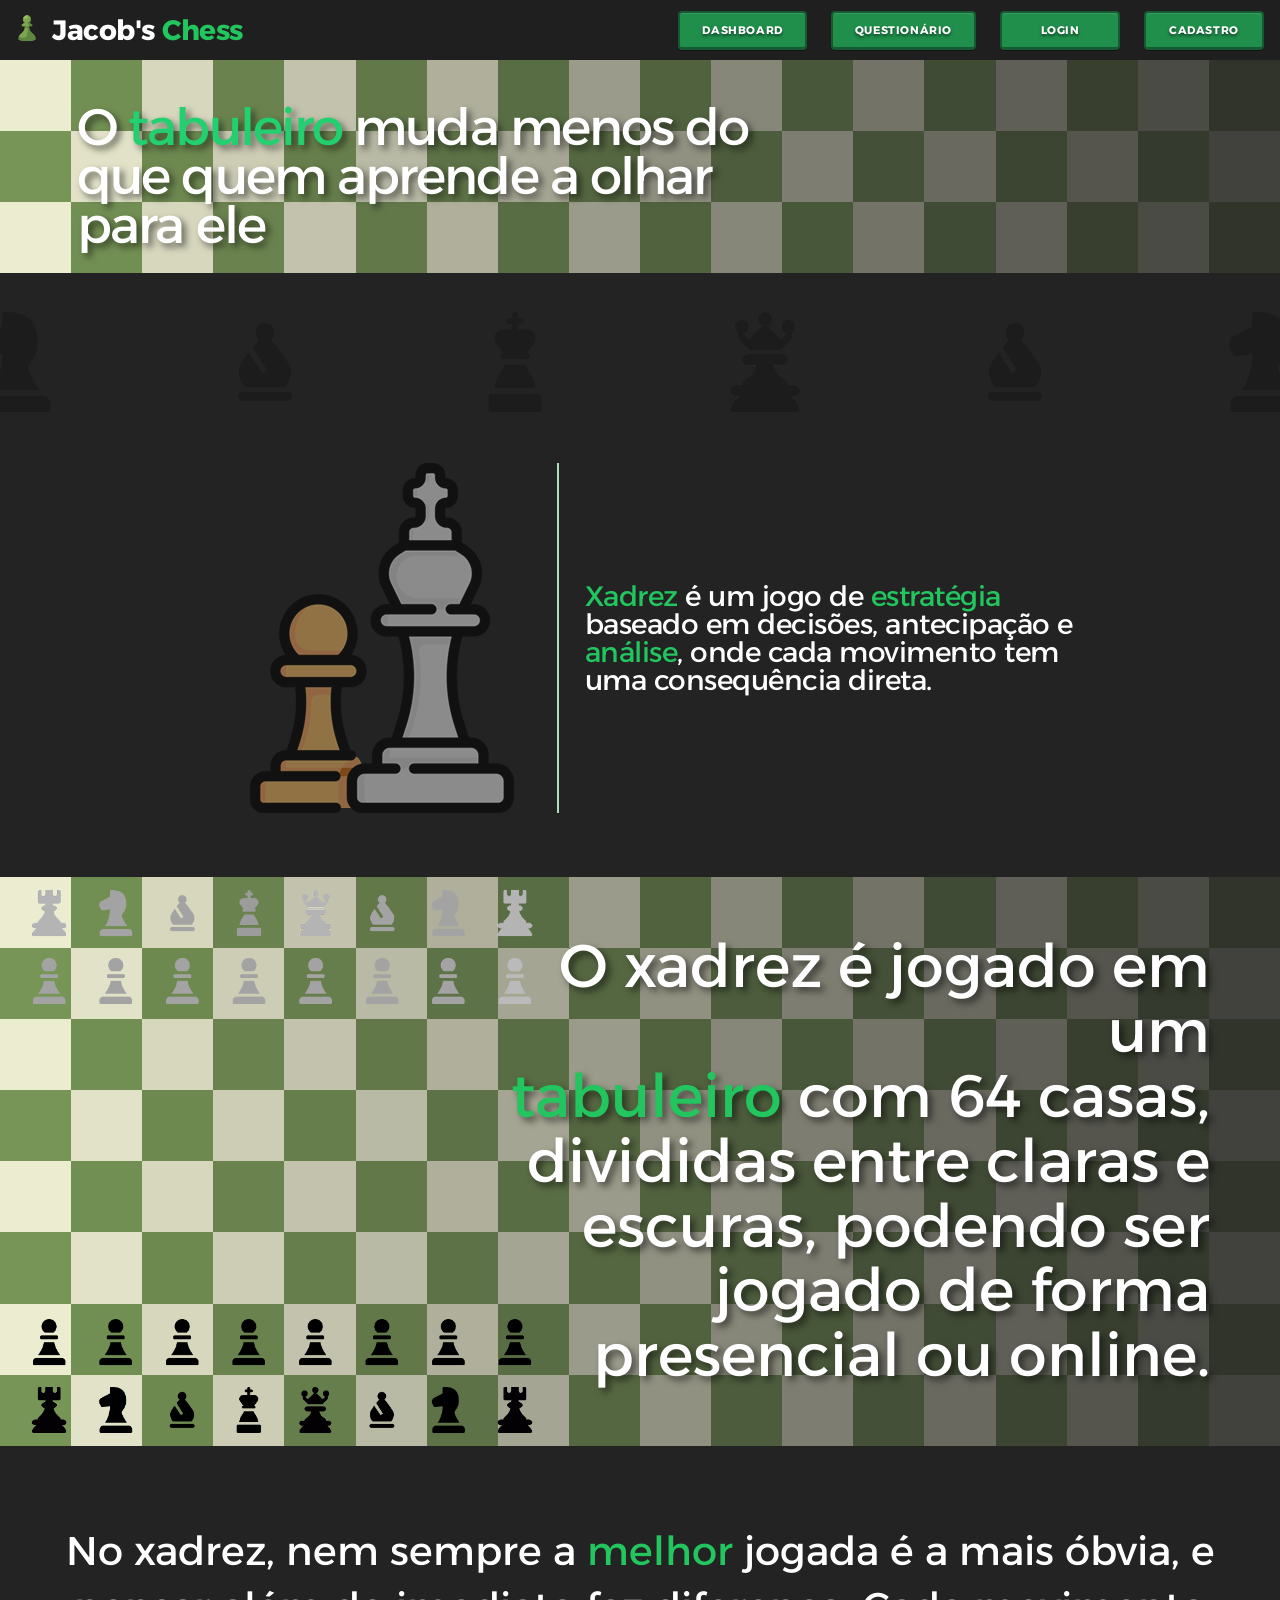
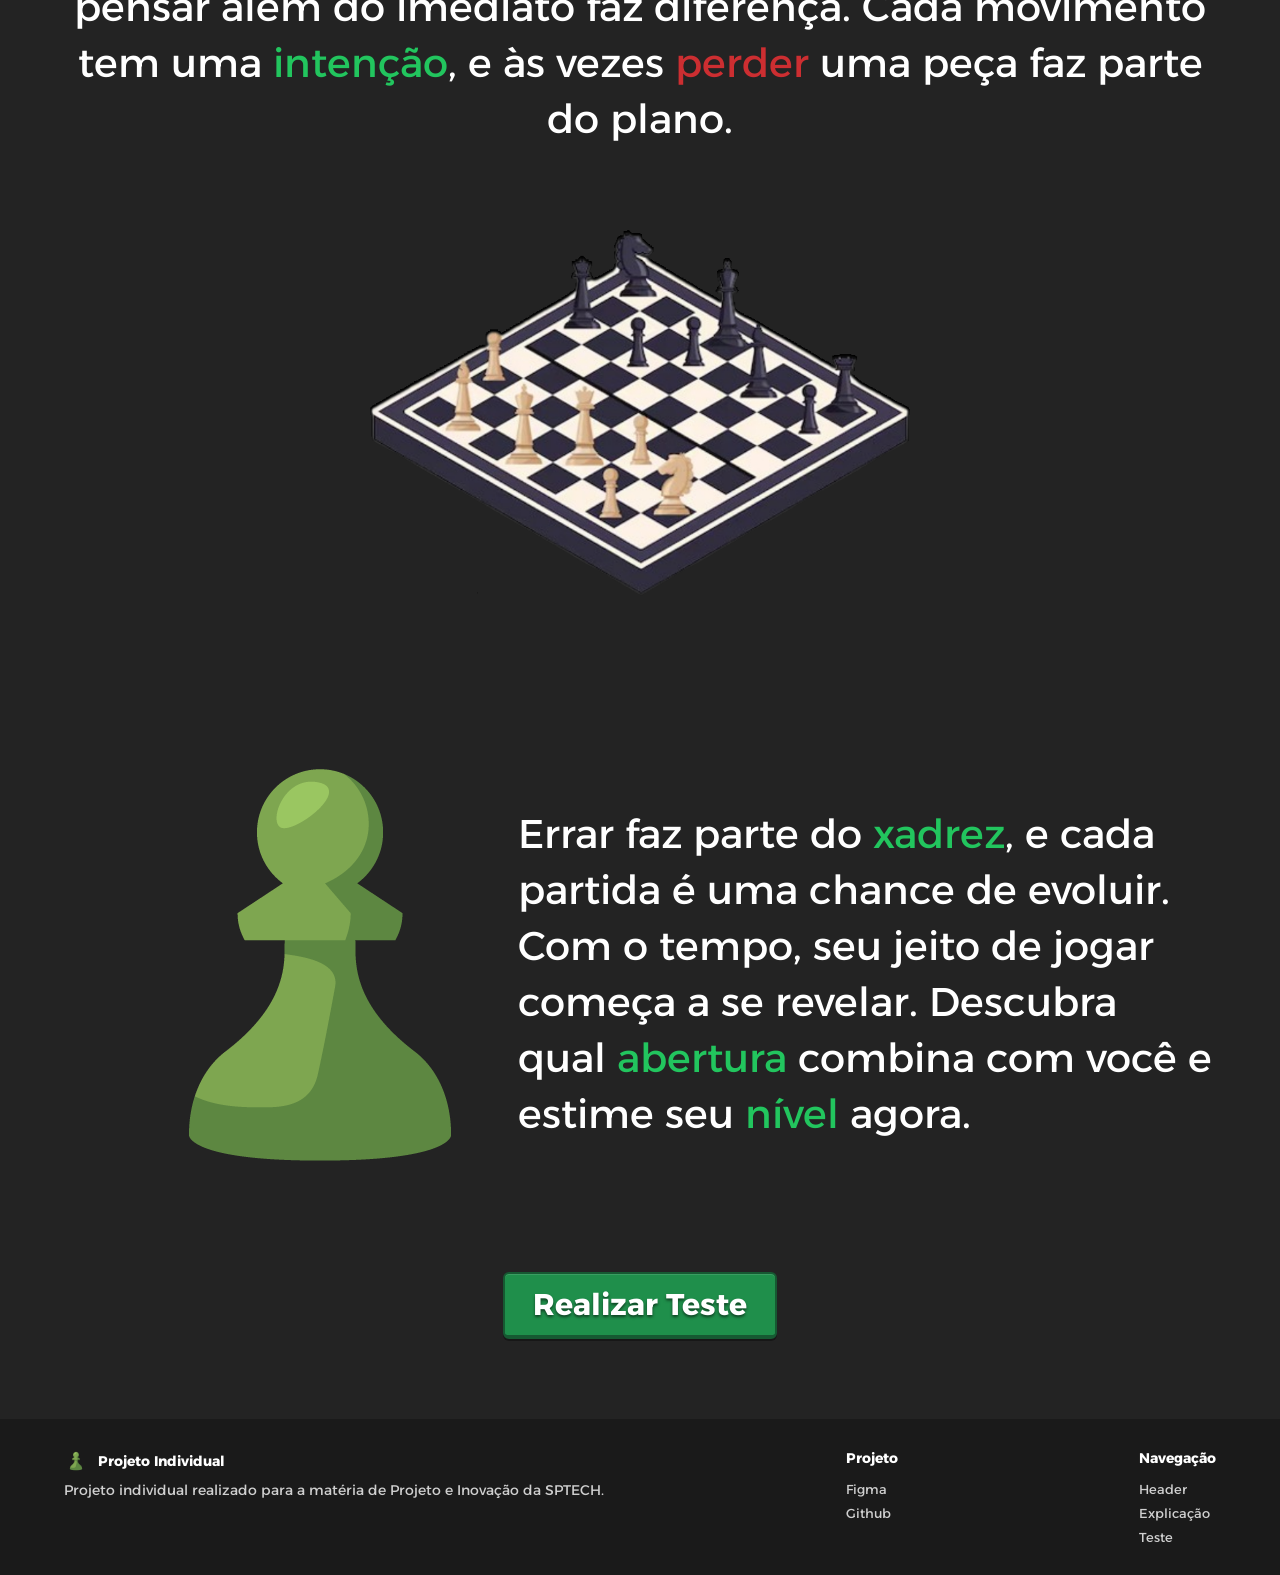
<file: index.html>
<!DOCTYPE html>
<html lang="pt-BR">

<head>
    <meta charset="UTF-8">
    <meta name="viewport" content="width=device-width, initial-scale=1.0">
    <title>Chess</title>
    <link href="https://fonts.googleapis.com/css2?family=Alexandria:wght@400;500;700&display=swap" rel="stylesheet">

    <link rel="stylesheet" href="style/style.css" />
</head>

<body>
    <nav class="navBar" id="head">
        <div class="navLogo">
            <a href="index.html"><img src="img/chessLogo.png" alt="Logo" class="navLogoImagem"/></a>
            <span class="navLogoTexto">
                Jacob's <span class="Destaque">Chess</span>
            </span>
        </div>

        <div class="navLinks">
            <a href="dash.html">DASHBOARD</a>
            <a href="teste.html">QUESTIONÁRIO</a>
            <a href="login.html">LOGIN</a>
            <a href="cadastro.html">CADASTRO</a>
        </div>
    </nav>

    <section class="secaoHero">
        <div class="heroTexto">
            <h1>
                O <span>tabuleiro</span> muda menos do<br>
                que quem aprende a olhar<br>
                para ele
            </h1>
        </div>

        <div class="heroTabuleiro" id="tabuleiroHero"></div>
    </section>

    <div class="divDetalhe">
        <img src="img/detalhe.png">
    </div>

    <div class="divIcon">
        <img src="img/icon.png">
        <img src="img/rec.png">
        <span class="iconTexto">
            <span class="Destaque">Xadrez</span> é um jogo de <span class="Destaque">estratégia</span><br> baseado em
            decisões, antecipação e <br><span class="Destaque">análise</span>, onde cada movimento tem<br> uma
            consequência direta.
        </span>
    </div>

    <div class="containerTabuleiroFinal" id="explicacao">
        <div id="tabuleiroFinal">
            <span class="textoTabuleiroFinal">
                O xadrez é jogado em um <br><span class="Destaque">tabuleiro</span>
                com 64 casas,<br> divididas entre claras e escuras, podendo ser jogado de
                forma presencial ou online.
            </span>
        </div>

        <img src="img/brancas.png" class="brancasTabuleiro">
        <img src="img/pretas.png" class="pretasTabuleiro">
    </div>

    <section class="secaoMensagemFinal">
        <div class="mensagemTopo">
            <span class="branco">
                No xadrez, nem sempre a <span class="Destaque">melhor</span> jogada é a mais
                óbvia, e pensar além do imediato faz diferença. Cada movimento tem uma
                <span class="Destaque">intenção</span>, e às vezes <span class="Vermelho">perder</span>
                uma peça faz parte do plano.
            </span>

            <img src="img/tabuleiro.png" class="imgTabuleiroMensagem">
        </div>

        <div class="mensagemBaixo">
            <img src="img/chessLogo.png" class="iconeMensagem">

            <span class="branco">
                Errar faz parte do <span class="Destaque">xadrez</span>, e cada partida é
                uma chance de evoluir. Com o tempo, seu jeito de jogar começa a se revelar.
                Descubra qual <span class="Destaque">abertura</span> combina com você e estime
                seu <span class="Destaque">nível</span> agora.
            </span>
        </div>
    </section>

    <div class="divBotao"> 
        <a href="teste.html" class="botaoTeste">Realizar Teste</a>
    </div>

    <footer class="footer">
        <div class="foterColuna">
            <div class="footerLogo">
                <img src="img/chessLogo.png">
                <span>Projeto Individual</span>
            </div>
            <p>
                Projeto individual realizado para a matéria de Projeto e Inovação da SPTECH.
            </p>
        </div>

        <div class="foterColuna">
            <span class="footerTitulo">Projeto</span>
            <a
                href="https://www.figma.com/design/gc30HGuMKjBLtGCMvTsRlC/Projeto-Individual?node-id=0-1&m=dev&t=Hp5jZGn6WC4lgh1E-1">Figma</a>
            <a href="https://github.com/MatheusJacobD/ProjetoIndivual">Github</a>
        </div>

        <div class="foterColuna">
            <span class="footerTitulo">Navegação</span>
            <a href="#head">Header</a>
            <a href="#explicacao">Explicação</a>
            <a href="teste.html">Teste</a>
        </div>
    </footer>

    <script src="script/tabuleiro.js"></script>
</body>

</html>
</file>
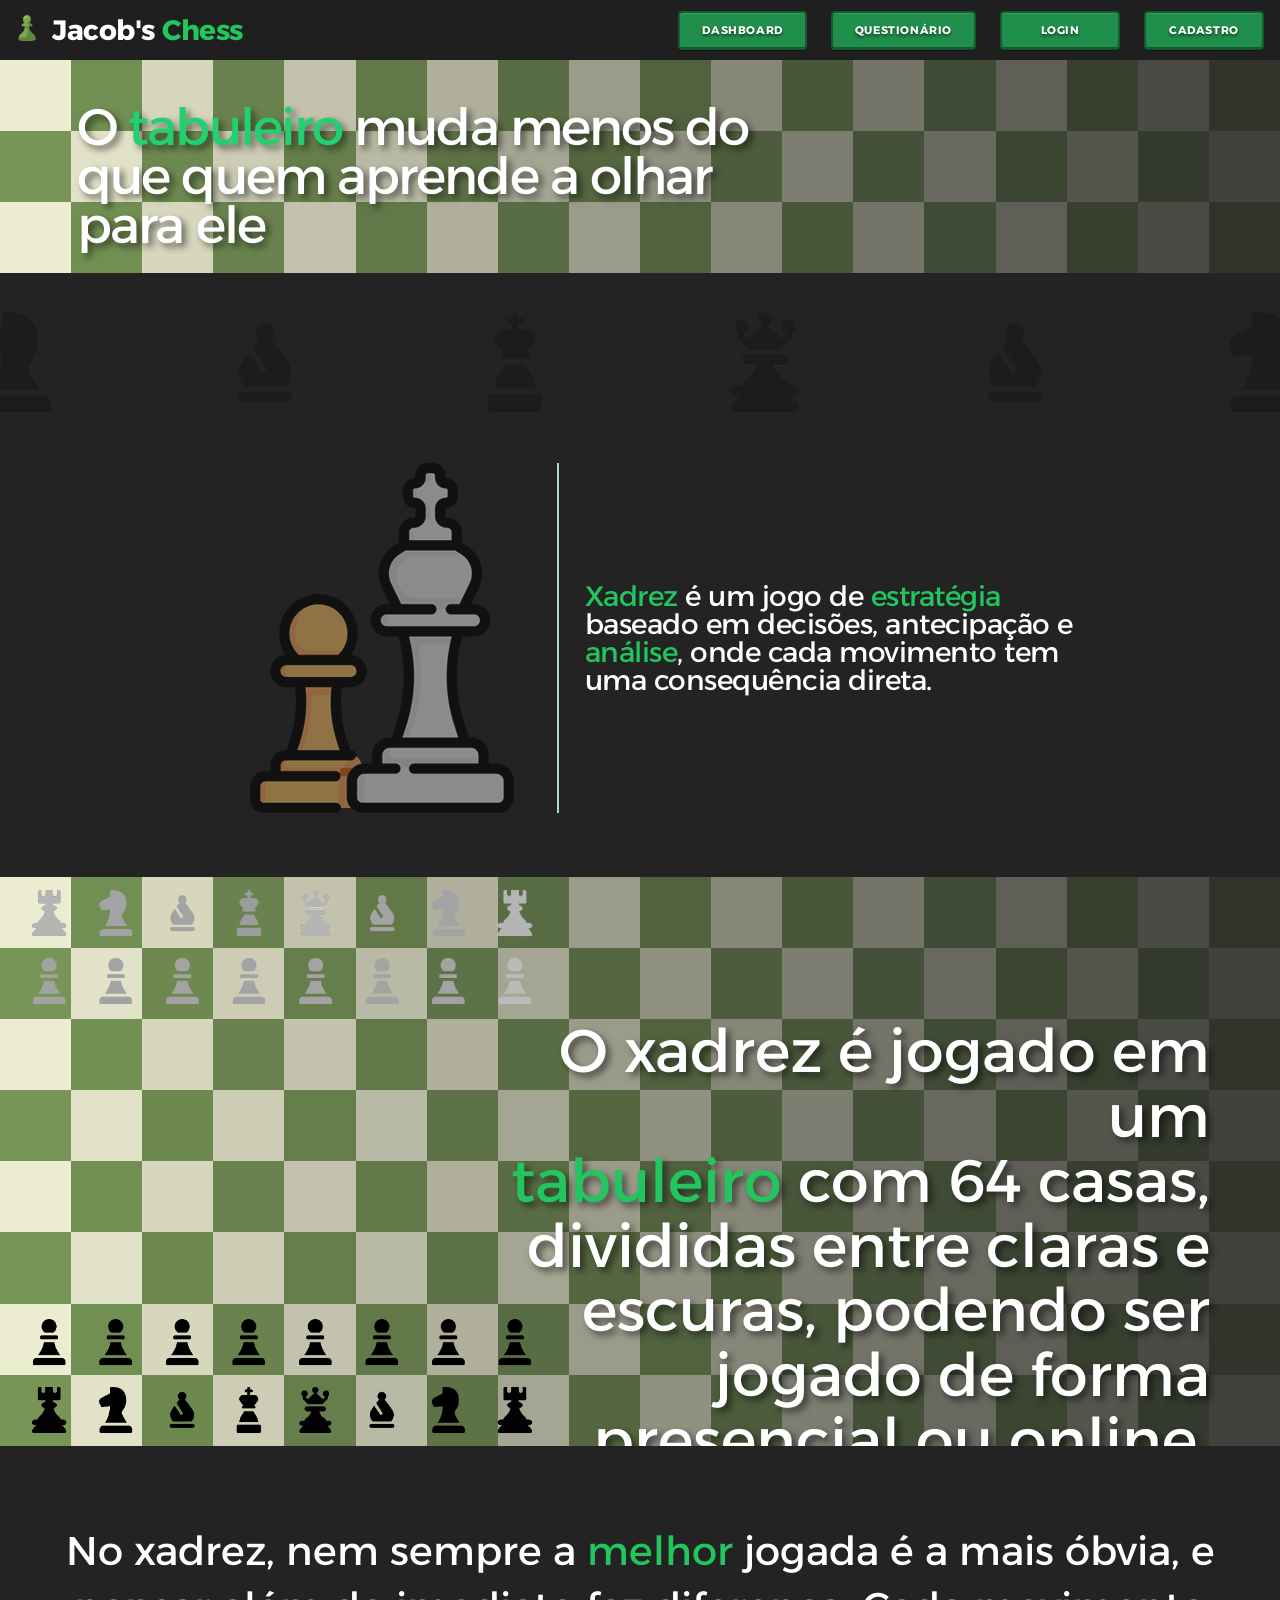
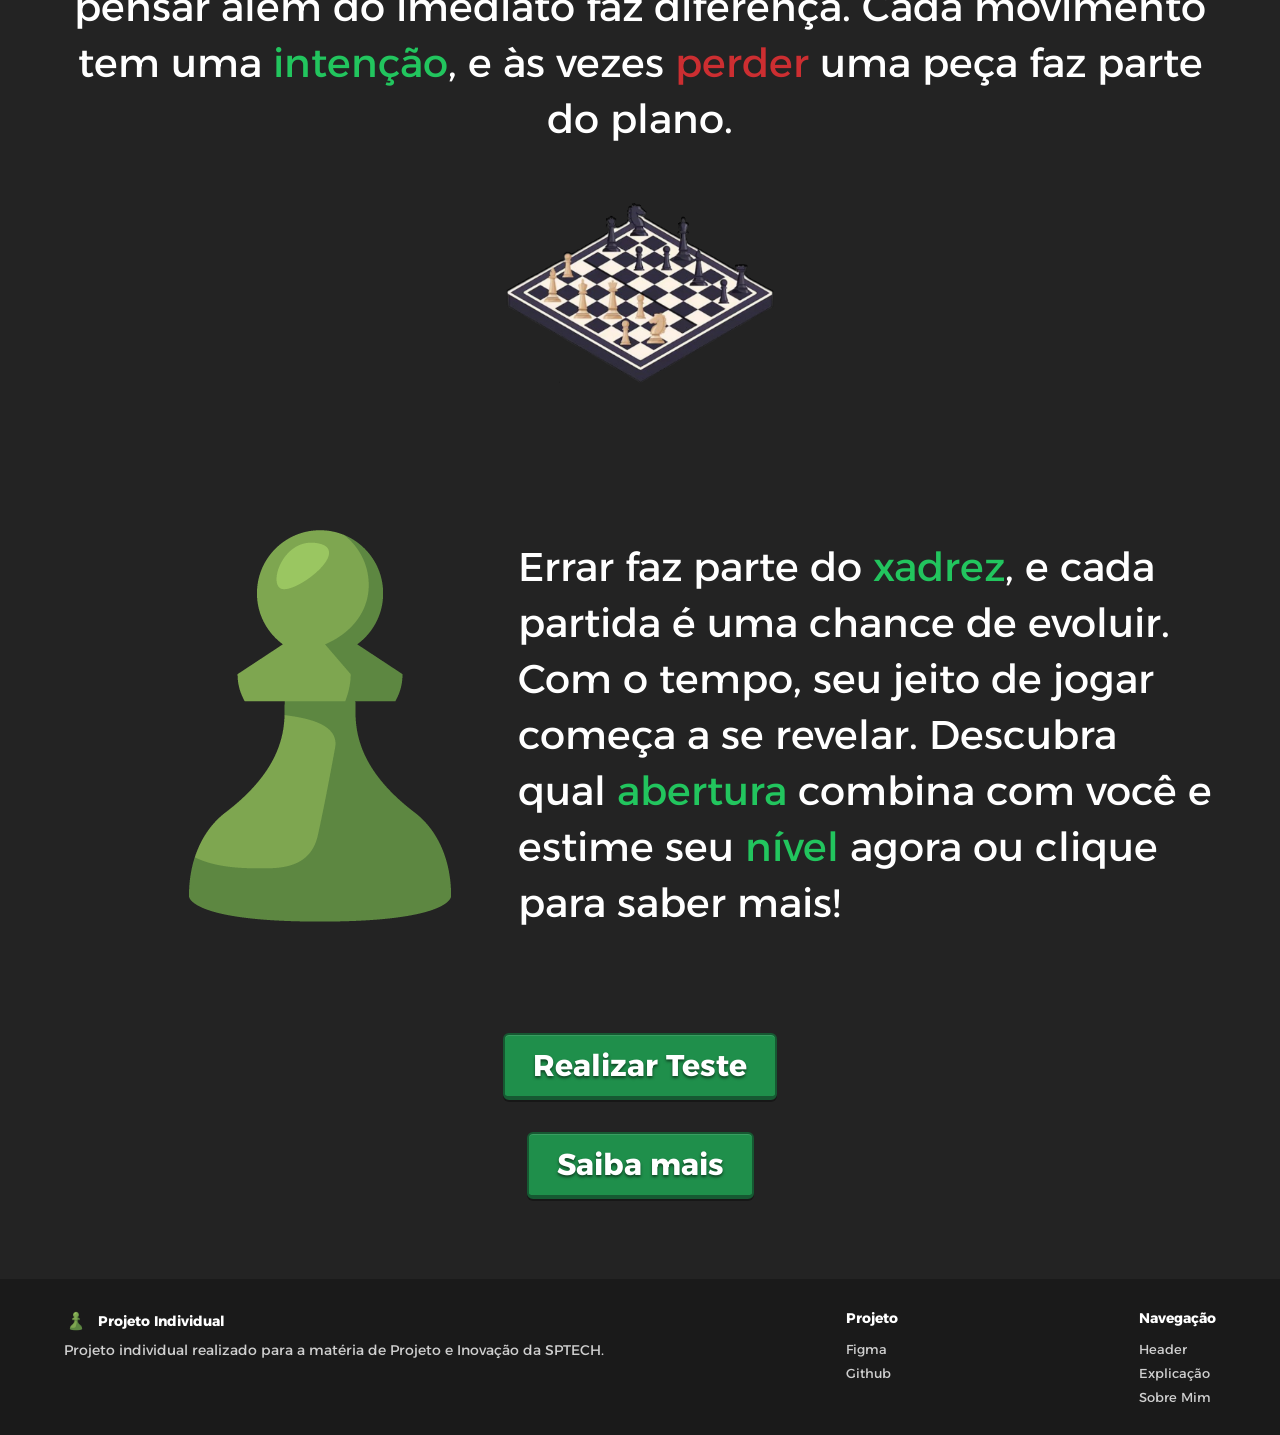
<file: public/index.html>
<!DOCTYPE html>
<html lang="pt-BR">

<head>
    <meta charset="UTF-8">
    <meta name="viewport" content="width=device-width, initial-scale=1.0">
    <title>Home</title>
    <link href="https://fonts.googleapis.com/css2?family=Alexandria:wght@400;500;700&display=swap" rel="stylesheet">
    <link rel="icon" type="image/x-icon" href="img/chessLogo.png">
    <link rel="stylesheet" href="style/style.css" />
</head>

<body>
    <nav class="navBar" id="head">
        <div class="navLogo">
            <a href="index.html"><img src="img/chessLogo.png" alt="Logo" class="navLogoImagem" /></a>
            <span class="navLogoTexto">
                Jacob's <span class="Destaque">Chess</span>
            </span>
        </div>

        <div class="navLinks">
            <a href="dash.html">DASHBOARD</a>
            <a href="teste.html">QUESTIONÁRIO</a>
            <a href="login.html">LOGIN</a>
            <a href="cadastro.html">CADASTRO</a>
        </div>
    </nav>

    <section class="secaoTab">
        <div class="tabTexto">
            <h1>
                O <span>tabuleiro</span> muda menos do<br>
                que quem aprende a olhar<br>
                para ele
            </h1>
        </div>

        <div class="tabTabuleiro" id="tabuleiroTab"></div>
    </section>

    <div class="divDetalhe">
        <img src="img/detalhe.png">
    </div>

    <div class="divIcon">
        <img src="img/icon.png">
        <img src="img/rec.png">
        <span class="iconTexto">
            <span class="Destaque">Xadrez</span> é um jogo de <span class="Destaque">estratégia</span><br> baseado em
            decisões, antecipação e <br><span class="Destaque">análise</span>, onde cada movimento tem<br> uma
            consequência direta.
        </span>
    </div>

    <div class="containerTabuleiroFinal" id="explicacao">
        <div id="tabuleiroFinal">
            <span class="textoTabuleiroFinal">
                O xadrez é jogado em um <br><span class="Destaque">tabuleiro</span>
                com 64 casas,<br> divididas entre claras e escuras, podendo ser jogado de
                forma presencial ou online.
            </span>
        </div>

        <img src="img/brancas.png" class="brancasTabuleiro">
        <img src="img/pretas.png" class="pretasTabuleiro">
    </div>

    <section class="secaoMensagemFinal">
        <div class="mensagemTopo">
            <span class="branco">
                No xadrez, nem sempre a <span class="Destaque">melhor</span> jogada é a mais
                óbvia, e pensar além do imediato faz diferença. Cada movimento tem uma
                <span class="Destaque">intenção</span>, e às vezes <span class="Vermelho">perder</span>
                uma peça faz parte do plano.
            </span>

            <img src="img/tabuleiro.png" class="imgTabuleiroMensagem">
        </div>

        <div class="mensagemBaixo">
            <img src="img/chessLogo.png" class="iconeMensagem">

            <span class="branco">
                Errar faz parte do <span class="Destaque">xadrez</span>, e cada partida é
                uma chance de evoluir. Com o tempo, seu jeito de jogar começa a se revelar.
                Descubra qual <span class="Destaque">abertura</span> combina com você e estime
                seu <span class="Destaque">nível</span> agora ou clique para saber mais!
            </span>
        </div>
    </section>

    <div>
        <div class="divBotao">
            <a href="teste.html" class="botaoTeste">Realizar Teste</a>
        </div>

        <div class="divBotao">
            <a href="mais.html" class="botaoTeste">Saiba mais</a>
        </div>
    </div>


    <footer class="footer">
        <div class="foterColuna">
            <div class="footerLogo">
                <img src="img/chessLogo.png">
                <span>Projeto Individual</span>
            </div>
            <p>
                Projeto individual realizado para a matéria de Projeto e Inovação da SPTECH.
            </p>
        </div>

        <div class="foterColuna">
            <span class="footerTitulo">Projeto</span>
            <a
                href="https://www.figma.com/design/gc30HGuMKjBLtGCMvTsRlC/Projeto-Individual?node-id=0-1&m=dev&t=Hp5jZGn6WC4lgh1E-1">Figma</a>
            <a href="https://github.com/MatheusJacobD/ProjetoIndivual">Github</a>
        </div>

        <div class="foterColuna">
            <span class="footerTitulo">Navegação</span>
            <a href="#head">Header</a>
            <a href="#explicacao">Explicação</a>
            <a href="sobre.html">Sobre Mim</a>
        </div>
    </footer>

    <script src="js/tabuleiro.js"></script>
</body>

</html>
</file>
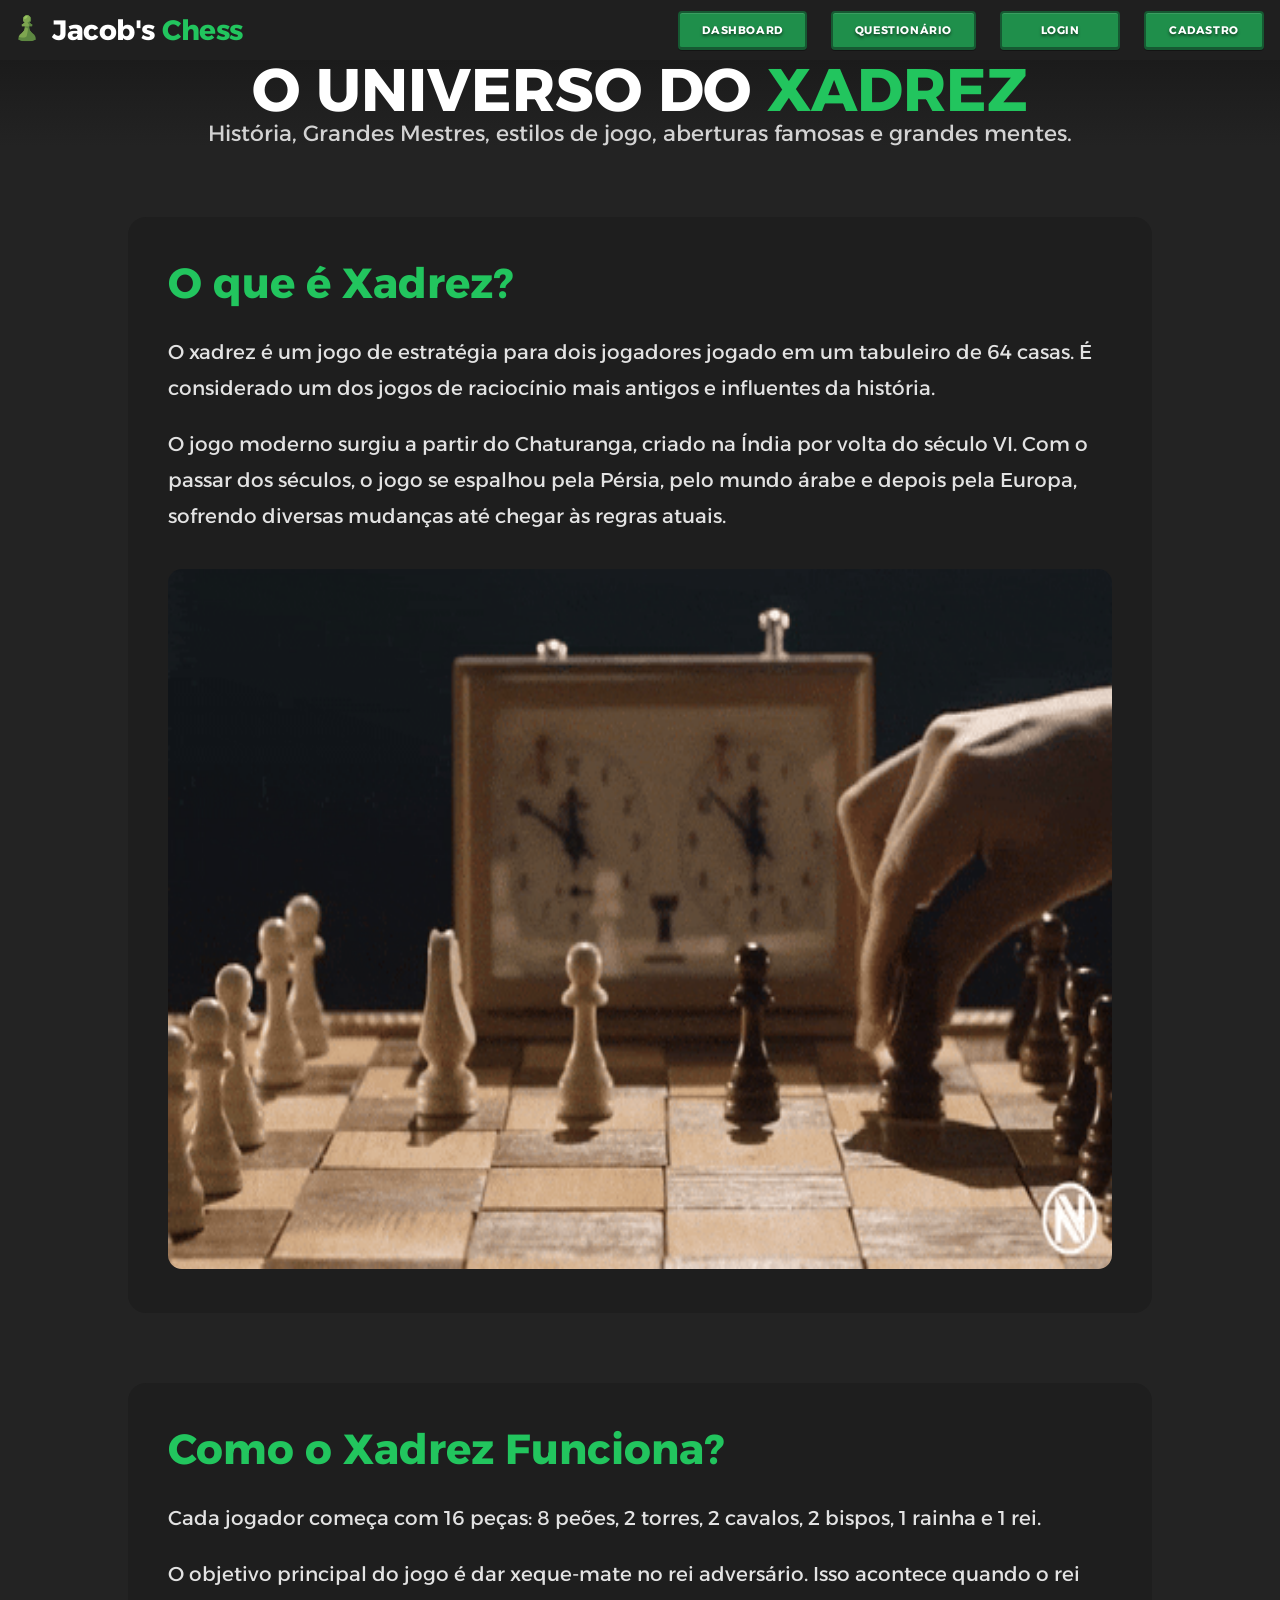
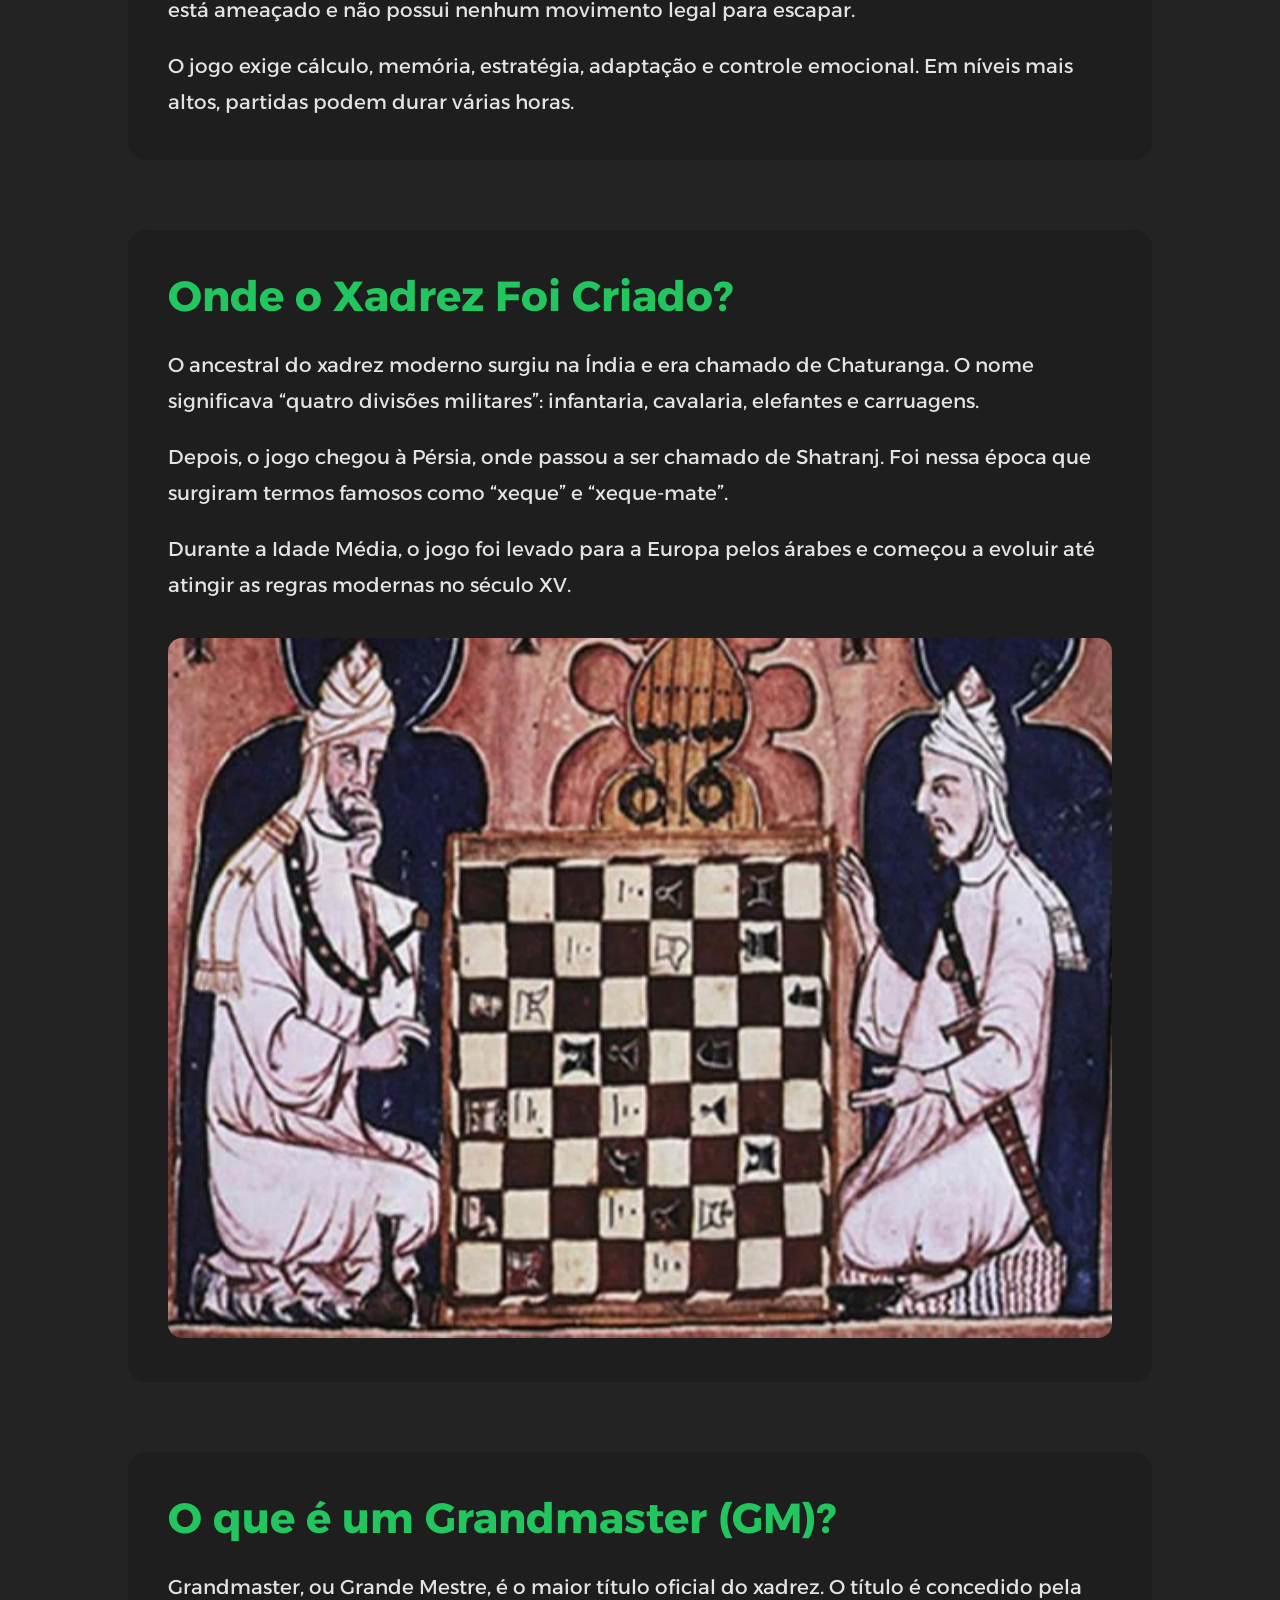
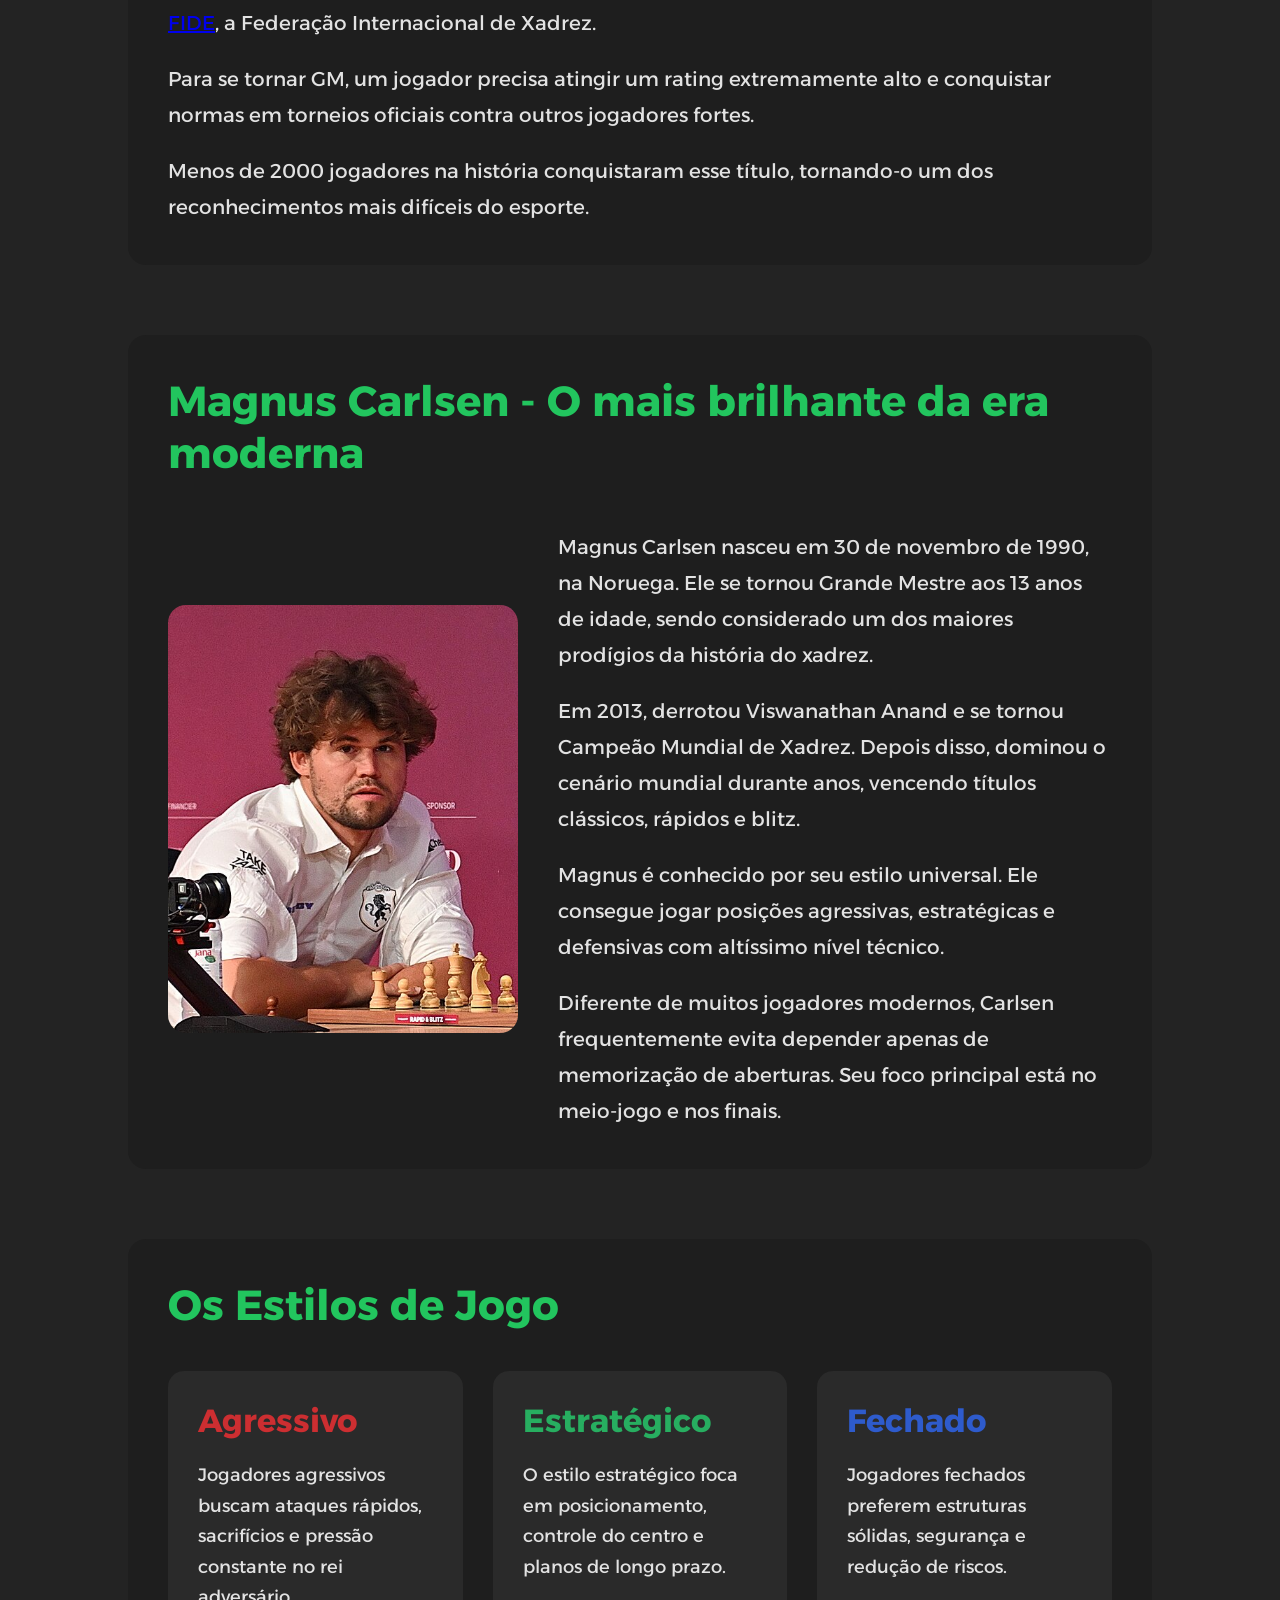
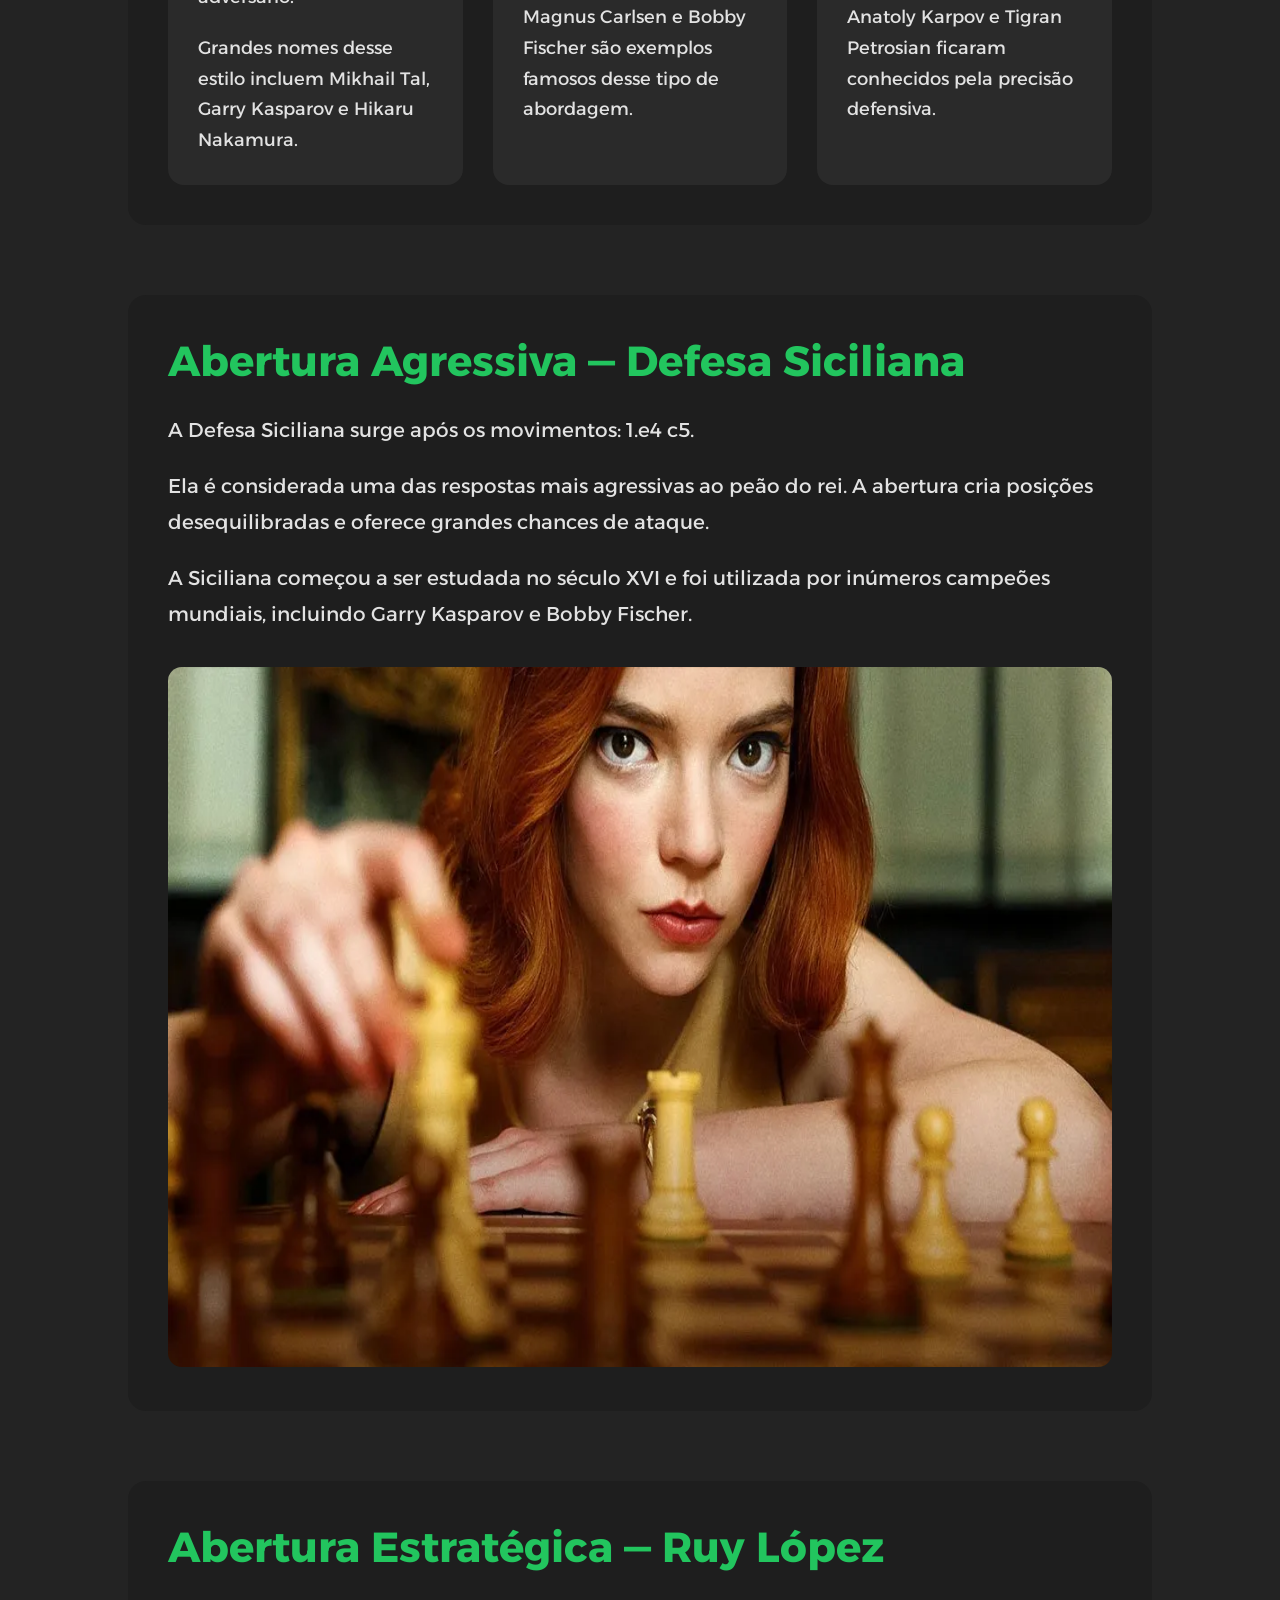
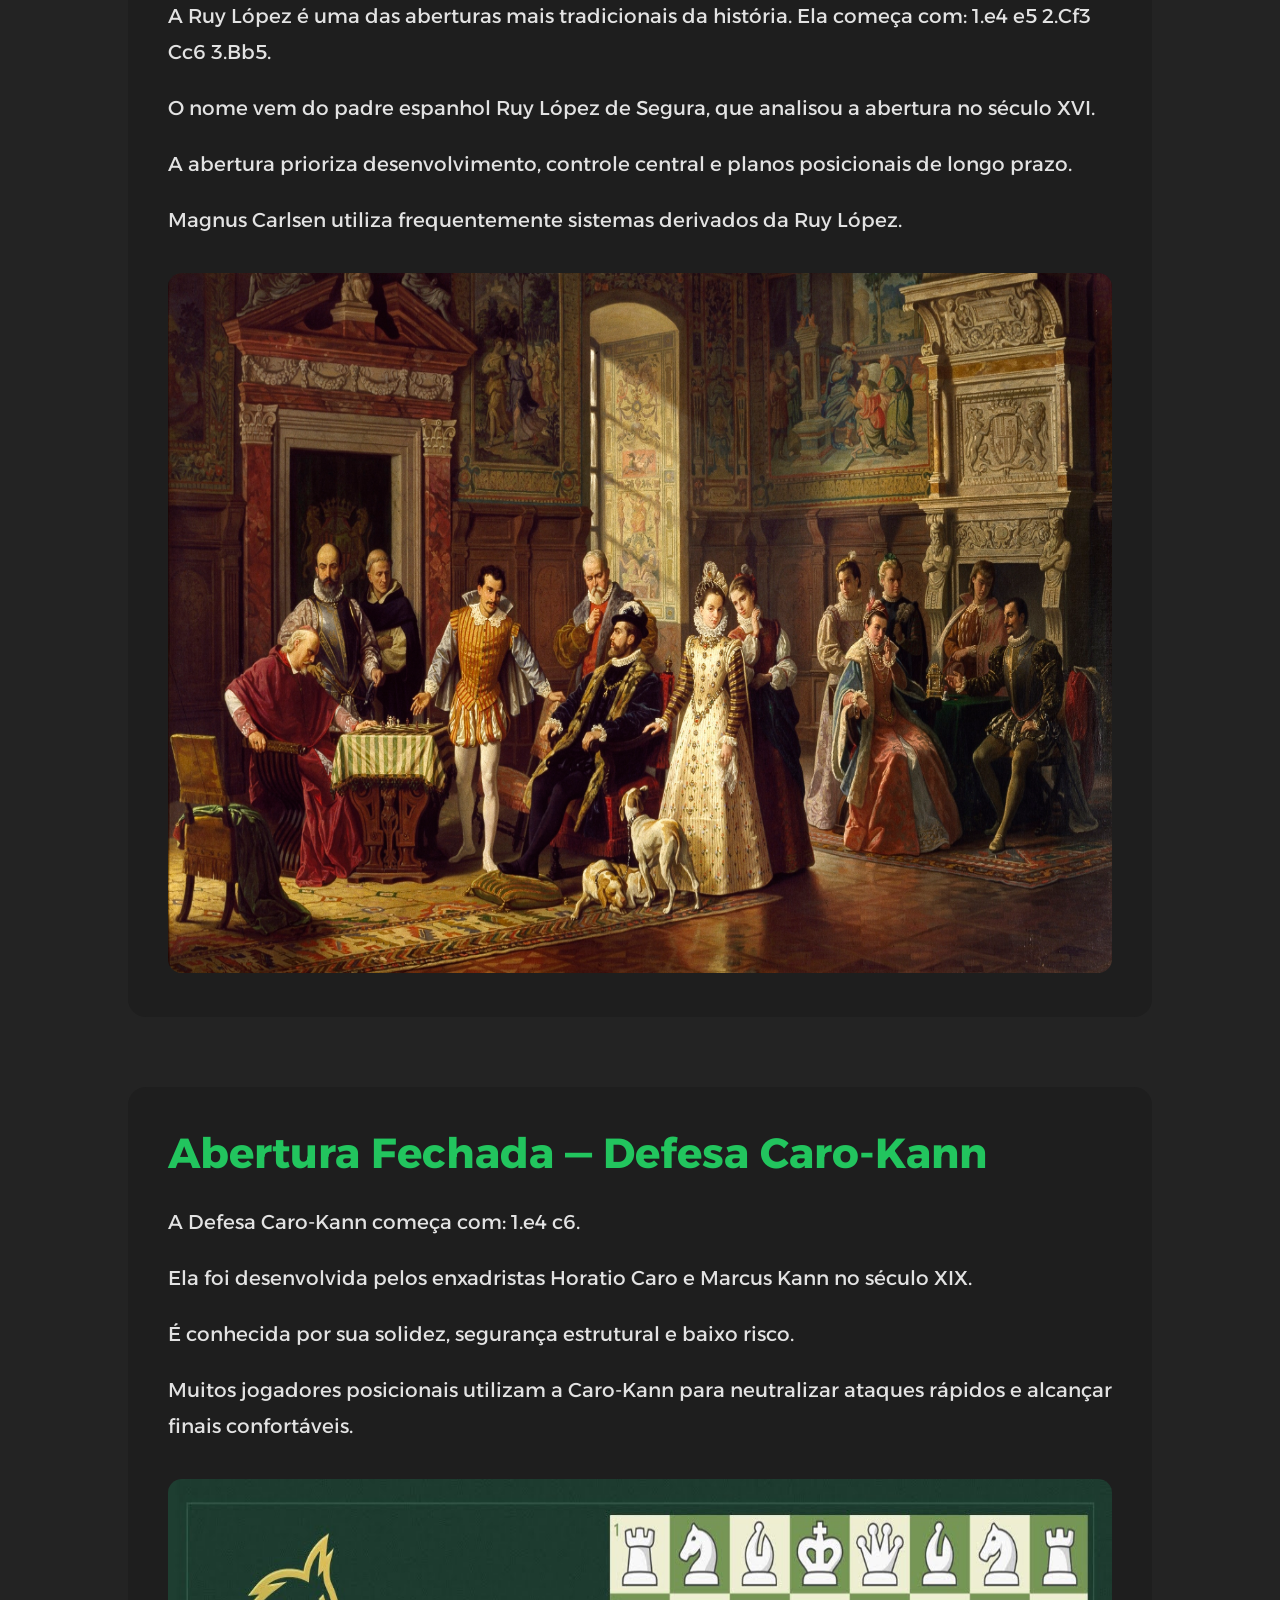
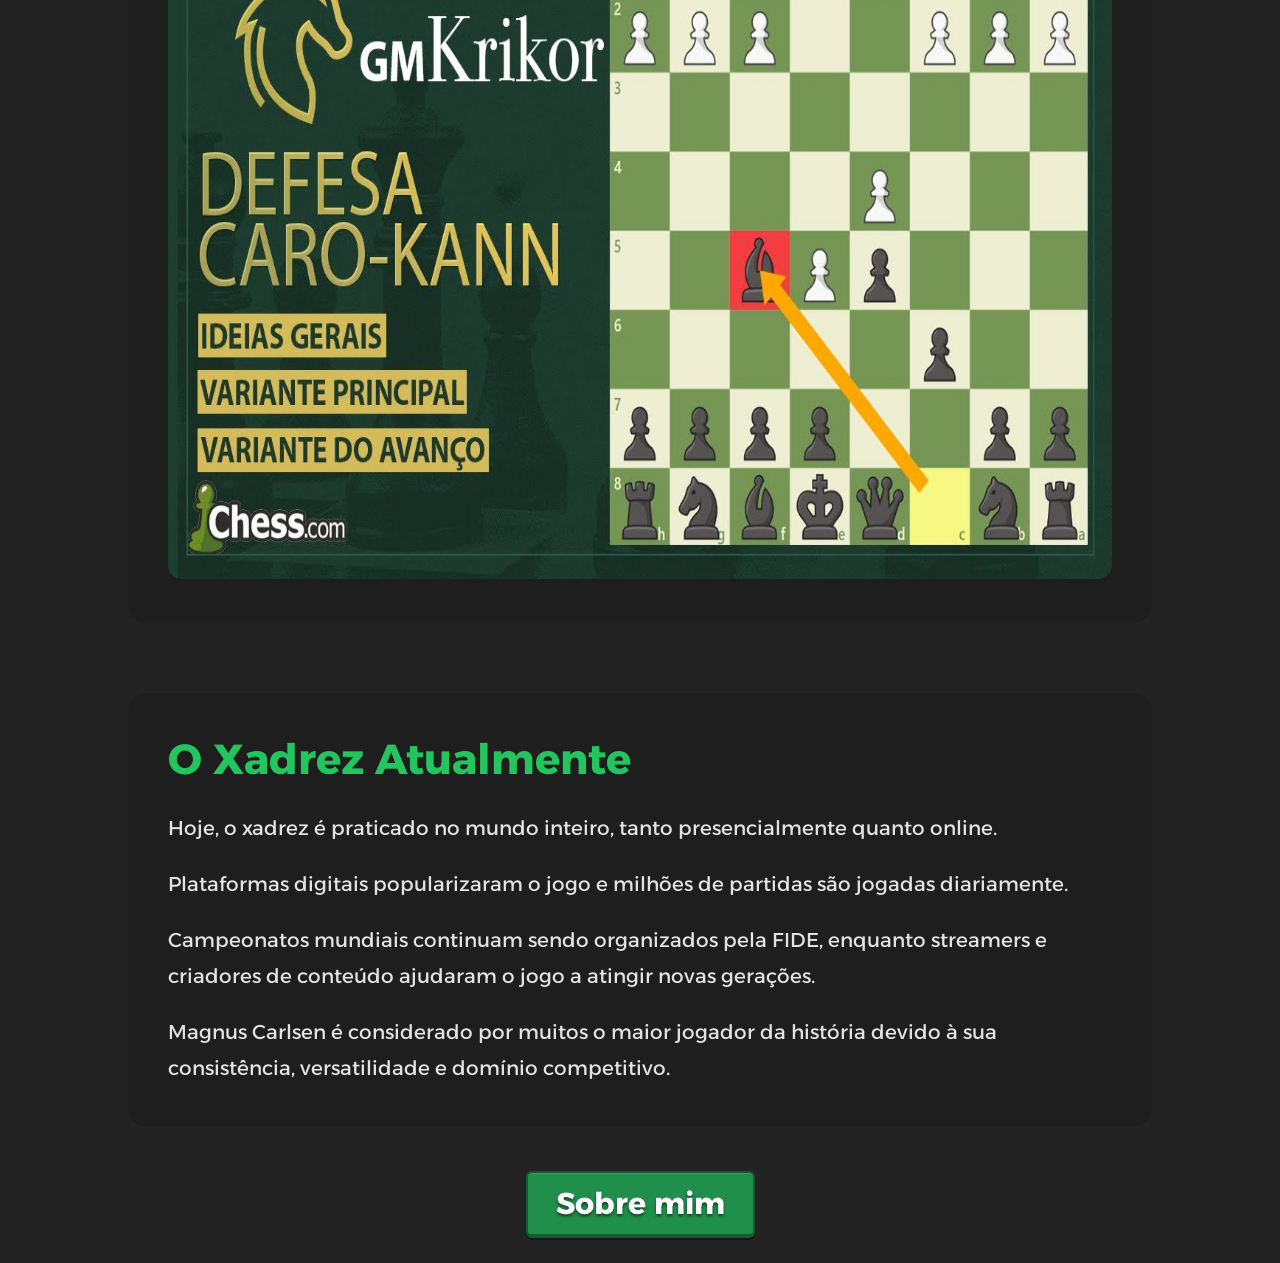
<file: public/mais.html>
<!DOCTYPE html>
<html lang="pt-BR">

<head>
    <meta charset="UTF-8">
    <meta name="viewport" content="width=device-width, initial-scale=1.0">
    <title>Saiba Mais</title>
    <link href="https://fonts.googleapis.com/css2?family=Alexandria:wght@400;500;700&display=swap" rel="stylesheet">
    <link rel="icon" type="image/x-icon" href="img/chessLogo.png">
    <link rel="stylesheet" href="style/mais.css" />
</head>

<body>
    <nav class="navBar" id="head">
        <div class="navLogo">
            <a href="index.html"><img src="img/chessLogo.png" alt="Logo" class="navLogoImagem" /></a>
            <span class="navLogoTexto">
                Jacob's <span class="Destaque">Chess</span>
            </span>
        </div>

        <div class="navLinks">
            <a href="dash.html">DASHBOARD</a>
            <a href="teste.html">QUESTIONÁRIO</a>
            <a href="login.html">LOGIN</a>
            <a href="cadastro.html">CADASTRO</a>
        </div>
    </nav>

    <div class="topoContainer">
        <section class="topoSaibaMais">
            <h1 class="tituloPrincipal">
                O UNIVERSO DO <a class="Destaque">XADREZ</a>
            </h1>

            <p class="subTituloPrincipal">
                História, Grandes Mestres, estilos de jogo, aberturas famosas e grandes mentes.
            </p>
        </section>
    </div>

    <section class="secaoInfo">
        <h2>O que é Xadrez?</h2>

        <p>
            O xadrez é um jogo de estratégia para dois jogadores jogado em um tabuleiro de 64 casas.
            É considerado um dos jogos de raciocínio mais antigos e influentes da história.
        </p>

        <p>
            O jogo moderno surgiu a partir do Chaturanga, criado na Índia por volta do século VI.
            Com o passar dos séculos, o jogo se espalhou pela Pérsia, pelo mundo árabe e depois pela Europa,
            sofrendo diversas mudanças até chegar às regras atuais.
        </p>

        <img src="img/tabGif.gif" class="imagemSecao">
    </section>

    <section class="secaoInfo">
        <h2>Como o Xadrez Funciona?</h2>

        <p>
            Cada jogador começa com 16 peças:
            8 peões, 2 torres, 2 cavalos, 2 bispos, 1 rainha e 1 rei.
        </p>

        <p>
            O objetivo principal do jogo é dar xeque-mate no rei adversário.
            Isso acontece quando o rei está ameaçado e não possui nenhum movimento legal para escapar.
        </p>

        <p>
            O jogo exige cálculo, memória, estratégia, adaptação e controle emocional.
            Em níveis mais altos, partidas podem durar várias horas.
        </p>
    </section>

    <section class="secaoInfo">
        <h2>Onde o Xadrez Foi Criado?</h2>

        <p>
            O ancestral do xadrez moderno surgiu na Índia e era chamado de Chaturanga.
            O nome significava “quatro divisões militares”:
            infantaria, cavalaria, elefantes e carruagens.
        </p>

        <p>
            Depois, o jogo chegou à Pérsia, onde passou a ser chamado de Shatranj.
            Foi nessa época que surgiram termos famosos como “xeque” e “xeque-mate”.
        </p>

        <p>
            Durante a Idade Média, o jogo foi levado para a Europa pelos árabes e começou
            a evoluir até atingir as regras modernas no século XV.
        </p>

        <img src="img/chessHistory.png" class="imagemSecao">
    </section>

    <section class="secaoInfo">
        <h2>O que é um Grandmaster (GM)?</h2>

        <p>
            Grandmaster, ou Grande Mestre, é o maior título oficial do xadrez.
            O título é concedido pela <a href="https://www.fide.com/">FIDE</a>, a Federação Internacional de Xadrez.
        </p>

        <p>
            Para se tornar GM, um jogador precisa atingir um rating extremamente alto
            e conquistar normas em torneios oficiais contra outros jogadores fortes.
        </p>

        <p>
            Menos de 2000 jogadores na história conquistaram esse título,
            tornando-o um dos reconhecimentos mais difíceis do esporte.
        </p>
    </section>

    <section class="secaoMagnus">
        <h2>Magnus Carlsen - O mais brilhante da era moderna</h2>

        <div class="magnusContainer">

            <img src="img/gm/Magnus Carlsen.jpg" class="imagemMagnus">

            <div class="textoMagnus">

                <p>
                    Magnus Carlsen nasceu em 30 de novembro de 1990, na Noruega.
                    Ele se tornou Grande Mestre aos 13 anos de idade,
                    sendo considerado um dos maiores prodígios da história do xadrez.
                </p>

                <p>
                    Em 2013, derrotou Viswanathan Anand e se tornou Campeão Mundial de Xadrez.
                    Depois disso, dominou o cenário mundial durante anos,
                    vencendo títulos clássicos, rápidos e blitz.
                </p>

                <p>
                    Magnus é conhecido por seu estilo universal.
                    Ele consegue jogar posições agressivas, estratégicas e defensivas
                    com altíssimo nível técnico.
                </p>

                <p>
                    Diferente de muitos jogadores modernos,
                    Carlsen frequentemente evita depender apenas de memorização de aberturas.
                    Seu foco principal está no meio-jogo e nos finais.
                </p>

            </div>

        </div>
    </section>

    <section class="secaoInfo">
        <h2>Os Estilos de Jogo</h2>

        <div class="cardsEstilo">

            <div class="cardEstilo" id="card1">
                <h3>Agressivo</h3>

                <p>
                    Jogadores agressivos buscam ataques rápidos,
                    sacrifícios e pressão constante no rei adversário.
                </p>

                <p>
                    Grandes nomes desse estilo incluem Mikhail Tal,
                    Garry Kasparov e Hikaru Nakamura.
                </p>
            </div>

            <div class="cardEstilo" id="card2">
                <h3>Estratégico</h3>

                <p>
                    O estilo estratégico foca em posicionamento,
                    controle do centro e planos de longo prazo.
                </p>

                <p>
                    Magnus Carlsen e Bobby Fischer são exemplos famosos
                    desse tipo de abordagem.
                </p>
            </div>

            <div class="cardEstilo" id="card3">
                <h3>Fechado</h3>

                <p>
                    Jogadores fechados preferem estruturas sólidas,
                    segurança e redução de riscos.
                </p>

                <p>
                    Anatoly Karpov e Tigran Petrosian ficaram conhecidos
                    pela precisão defensiva.
                </p>
            </div>

        </div>
    </section>

    <section class="secaoInfo">
        <h2>Abertura Agressiva — Defesa Siciliana</h2>

        <p>
            A Defesa Siciliana surge após os movimentos:
            1.e4 c5.
        </p>

        <p>
            Ela é considerada uma das respostas mais agressivas ao peão do rei.
            A abertura cria posições desequilibradas e oferece grandes chances de ataque.
        </p>

        <p>
            A Siciliana começou a ser estudada no século XVI
            e foi utilizada por inúmeros campeões mundiais,
            incluindo Garry Kasparov e Bobby Fischer.
        </p>

        <img src="img/siciliana.png" class="imagemSecao">
    </section>

    <section class="secaoInfo">
        <h2>Abertura Estratégica — Ruy López</h2>

        <p>
            A Ruy López é uma das aberturas mais tradicionais da história.
            Ela começa com:
            1.e4 e5 2.Cf3 Cc6 3.Bb5.
        </p>

        <p>
            O nome vem do padre espanhol Ruy López de Segura,
            que analisou a abertura no século XVI.
        </p>

        <p>
            A abertura prioriza desenvolvimento,
            controle central e planos posicionais de longo prazo.
        </p>

        <p>
            Magnus Carlsen utiliza frequentemente sistemas derivados da Ruy López.
        </p>

        <img src="img/ruy.jpg" class="imagemSecao">
    </section>

    <section class="secaoInfo">
        <h2>Abertura Fechada — Defesa Caro-Kann</h2>

        <p>
            A Defesa Caro-Kann começa com:
            1.e4 c6.
        </p>

        <p>
            Ela foi desenvolvida pelos enxadristas Horatio Caro
            e Marcus Kann no século XIX.
        </p>

        <p>
            É conhecida por sua solidez,
            segurança estrutural e baixo risco.
        </p>

        <p>
            Muitos jogadores posicionais utilizam a Caro-Kann
            para neutralizar ataques rápidos e alcançar finais confortáveis.
        </p>

        <img src="img/caro.jpg" class="imagemSecao">
    </section>

    <section class="secaoInfo">
        <h2>O Xadrez Atualmente</h2>

        <p>
            Hoje, o xadrez é praticado no mundo inteiro,
            tanto presencialmente quanto online.
        </p>

        <p>
            Plataformas digitais popularizaram o jogo
            e milhões de partidas são jogadas diariamente.
        </p>

        <p>
            Campeonatos mundiais continuam sendo organizados pela FIDE,
            enquanto streamers e criadores de conteúdo ajudaram
            o jogo a atingir novas gerações.
        </p>

        <p>
            Magnus Carlsen é considerado por muitos o maior jogador da história
            devido à sua consistência, versatilidade e domínio competitivo.
        </p>
    </section>
    <div class="divBotao">
        <a href="sobre.html" class="botaoTeste">Sobre mim</a>
    </div>
</body>

</html>
</file>
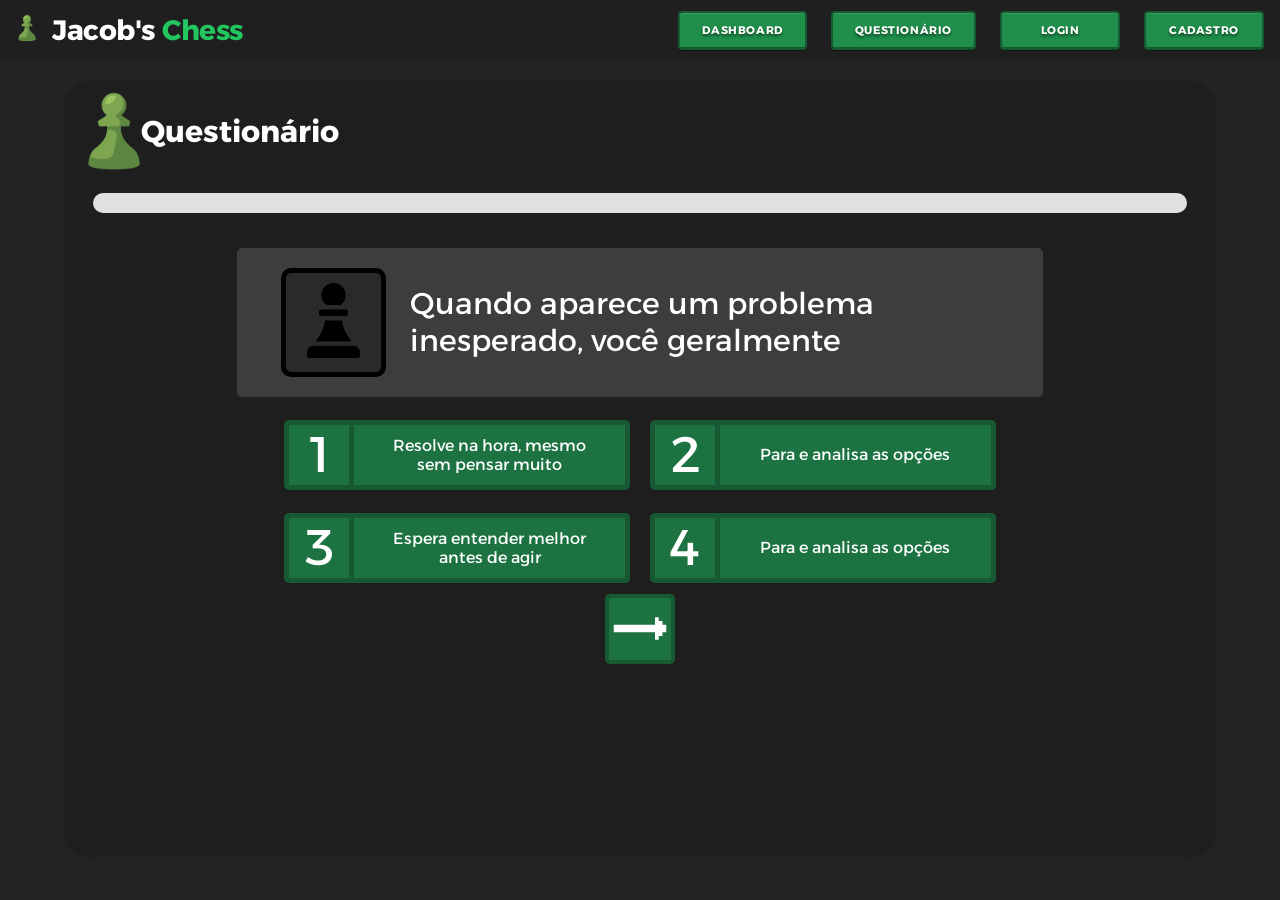
<file: public/questionario.html>
<!DOCTYPE html>
<html lang="en">

<head>
    <meta charset="UTF-8">
    <meta name="viewport" content="width=device-width, initial-scale=1.0">
    <title>Document</title>
    <link href="https://fonts.googleapis.com/css2?family=Alexandria:wght@400;500;700&display=swap" rel="stylesheet">
    <link rel="stylesheet" href="style/style.css" />
</head>

<body>
    <nav class="navBar" id="head">
        <div class="navLogo">
            <a href="index.html"><img src="img/chessLogo.png" alt="Logo" class="navLogoImagem" /></a>
            <span class="navLogoTexto">
                Jacob's <span class="Destaque">Chess</span>
            </span>
        </div>

        <div class="navLinks">
            <a href="dash.html">DASHBOARD</a>
            <a href="teste.html">QUESTIONÁRIO</a>
            <a href="login.html">LOGIN</a>
            <a href="cadastro.html">CADASTRO</a>
        </div>
    </nav>

    <div class="panelContainer">
        <div class="painelBack">
            <div class="painelHeader">
                <img src="img/chessLogo.png" class="questLogo">
                <span class="questTitle">Questionário</span>
            </div>

            <div class="progress">
                <div class="progressContainer">
                    <div class="progressBar"></div>
                </div>
            </div>

            <div class="mainPanel">
                <div class="imgTextContainer">
                    <div class="questImg">
                        <div class="questBack">
                            <img src="img/peao.png">
                        </div>
                    </div>

                    <div class="questQuestion">
                        <span class="quest">Quando aparece um problema inesperado, você geralmente</span>
                    </div>
                </div>
            </div>

            <div class="questColumn">
                <div class="questRow">

                    <div class="questQuestions">
                        <div class="questNumber">
                            <span class="questNumberText">1</span>
                        </div>
                        <div class="questText">
                            <span class="questTextQuestion">Resolve na hora, mesmo sem pensar muito</span>
                        </div>
                    </div>

                    <div class="questQuestions">
                        <div class="questNumber">
                            <span class="questNumberText">2</span>
                        </div>
                        <div class="questText">
                            <span class="questTextQuestion">Para e analisa as opções</span>
                        </div>
                    </div>

                </div>

                <div class="questRow">

                    <div class="questQuestions">
                        <div class="questNumber">
                            <span class="questNumberText">3</span>
                        </div>
                        <div class="questText">
                            <span class="questTextQuestion">Espera entender melhor antes de agir</span>
                        </div>
                    </div>

                    <div class="questQuestions">
                        <div class="questNumber">
                            <span class="questNumberText">4</span>
                        </div>
                        <div class="questText">
                            <span class="questTextQuestion">Para e analisa as opções</span>
                        </div>
                    </div>

                </div>
            </div>

            <div class="questFinal">
                <div class="questFinalContainer">
                    <span class="questFinalText">🠖</span>
                </div>
            </div>

        </div>
    </div>

    <script src="js/quest.js"></script>
</body>

</html>
</file>
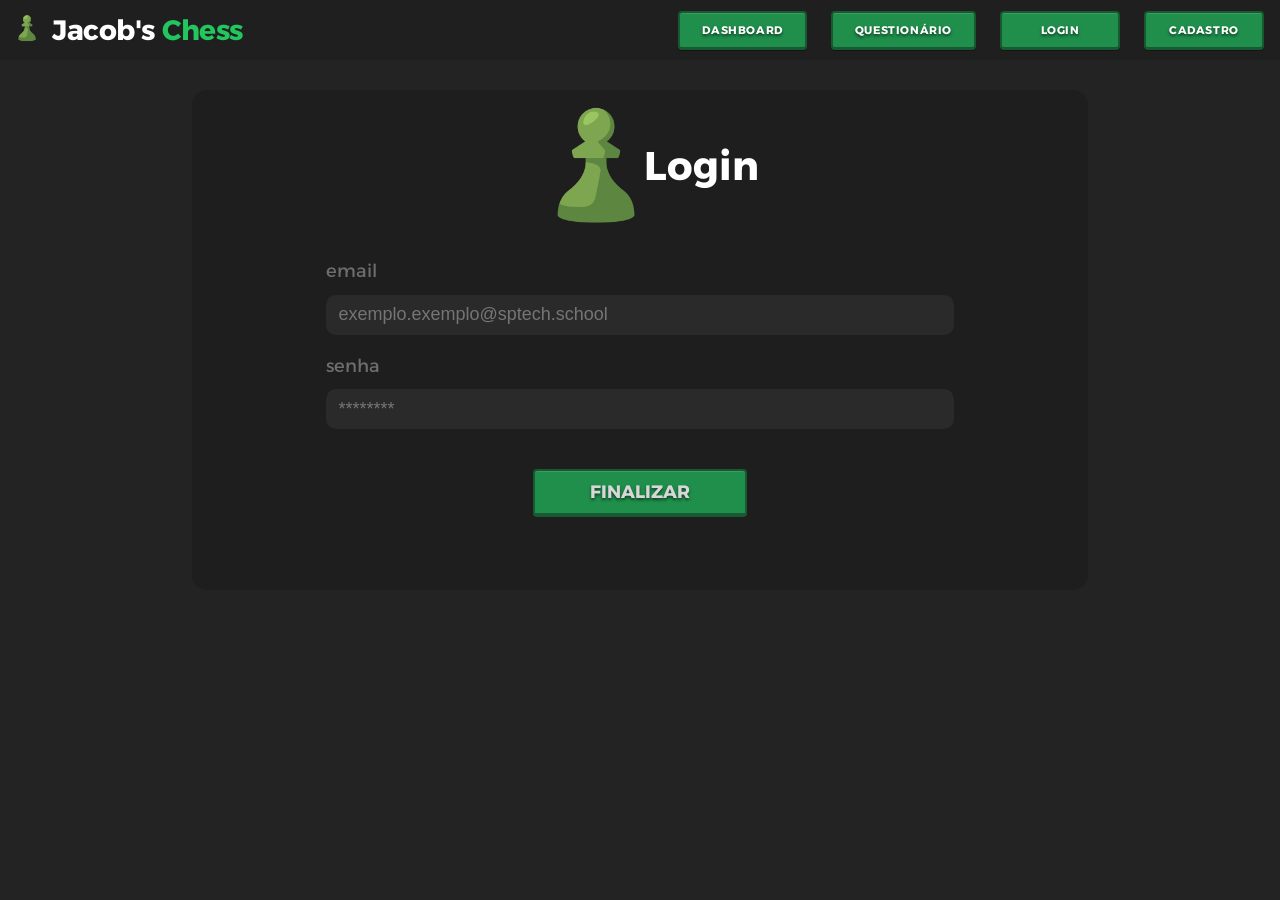
<file: public/teste.html>
<!DOCTYPE html>
<html lang="en">

<head>
    <meta charset="UTF-8">
    <meta name="viewport" content="width=device-width, initial-scale=1.0">
    <title>Questionário</title>
    <link href="https://fonts.googleapis.com/css2?family=Alexandria:wght@400;500;700&display=swap" rel="stylesheet">
    <link rel="stylesheet" href="style/style.css" />
    <link rel="icon" type="image/x-icon" href="img/chessLogo.png">
</head>

<body>
    <nav class="navBar" id="head">
        <div class="navLogo">
            <a href="index.html"><img src="img/chessLogo.png" alt="Logo" class="navLogoImagem" /></a>
            <span class="navLogoTexto">
                Jacob's <span class="Destaque">Chess</span>
            </span>
        </div>

        <div class="navLinks">
            <a href="dash.html">DASHBOARD</a>
            <a href="teste.html">QUESTIONÁRIO</a>
            <a href="login.html">LOGIN</a>
            <a href="cadastro.html">CADASTRO</a>
        </div>
    </nav>

    <div class="panelContainer">
        <div class="painelBack">
            <div class="painelHeader">
                <img src="img/chessLogo.png" class="questLogo">
                <span class="questTitle">Questionário</span>
            </div>

            <div class="progress">
                <div class="progressContainer">
                    <div class="progressBar" id="progressoPorc"></div>
                </div>
            </div>

            <div class="mainPanel">
                <div class="imgTextContainer">
                    <div class="questImg">
                        <div class="questBack">
                            <img src="img/peao.png">
                        </div>
                    </div>

                    <div class="questQuestion">
                        <span class="quest" id="pergunta"></span>
                    </div>
                </div>
            </div>

            <div class="questColumn">
                <div class="questRow">

                    <div class="questQuestions" onclick="responder(1)">
                        <div class="questNumber">
                            <span class="questNumberText">1</span>
                        </div>
                        <div class="questText">
                            <span class="questTextQuestion" id="primeiraQuestao"></span>
                        </div>
                    </div>

                    <div class="questQuestions" onclick="responder(2)">
                        <div class="questNumber">
                            <span class="questNumberText">2</span>
                        </div>
                        <div class="questText">
                            <span class="questTextQuestion" id="segundaQuestao"></span>
                        </div>
                    </div>

                </div>

                <div class="questRow">

                    <div class="questQuestions" onclick="responder(3)">
                        <div class="questNumber">
                            <span class="questNumberText">3</span>
                        </div>
                        <div class="questText">
                            <span class="questTextQuestion" id="terceiraQuestao"></span>
                        </div>
                    </div>

                    <div class="questQuestions" onclick="responder(4)">
                        <div class="questNumber">
                            <span class="questNumberText">4</span>
                        </div>
                        <div class="questText">
                            <span class="questTextQuestion" id="quartaQuestao"></span>
                        </div>
                    </div>

                </div>
            </div>

            <div class="questFinal">
                <div class="questFinalContainer" onclick="carregarPergunta()">
                    <span class="questFinalText">🠖</span>
                </div>
            </div>

        </div>
    </div>

    <script src="js/quest.js"></script>
</body>

</html>
</file>
<file: style/style.css>
* {
    margin: 0;
    padding: 0;
    box-sizing: border-box;
}

body {
    background: #232323;
    font-family: "Alexandria", sans-serif;
    overflow-x: hidden;
}

.navBar {
    height: 60px;
    background: #1f1f1f;
    display: flex;
    justify-content: space-between;
    align-items: center;
    padding: 0 16px 0 10px;
    position: relative;
    z-index: 10;
}

.navLogo {
    display: flex;
    align-items: center;
    gap: 8px;
}

.navLogoImagem {
    width: 34px;
    height: 34px;
    object-fit: contain;
}

.navLogoTexto {
    color: #ffffff;
    font-size: 28px;
    font-weight: 700;
    letter-spacing: -0.5px;
    line-height: 1;
}

.Destaque {
    color: #22c55e;
}

.Vermelho {
    color: #CC2E31;
}

.navLinks {
    display: flex;
    gap: 24px;
    align-items: center;
}

.navLinks a {
    text-decoration: none;
    color: #ffffff;
    font-size: 11px;
    font-weight: 700;
    letter-spacing: 0.6px;
    background: #1f8f4b;
    border-style: solid;
    border-color: #165932;
    border-width: 2px 2px 3px 2px;
    border-radius: 4px;
    padding: 10px 22px;
    min-width: 120px;
    text-align: center;
    text-shadow: 0 2px 3px rgba(0, 0, 0, 0.55);
    box-shadow: inset 0 1px 0 rgba(255, 255, 255, 0.12), 0 1px 0 rgba(0, 0, 0, 0.35);
}

.secaoHero {
    position: relative;
    width: 100%;
    aspect-ratio: 18 / 3;
    overflow: hidden;
}

.heroTabuleiro {
    position: absolute;
    inset: 0;
    display: grid;
    grid-template-columns: repeat(18, 1fr);
    grid-template-rows: repeat(3, 1fr);
}

.heroTexto {
    position: absolute;
    left: 77px;
    top: 42px;
    z-index: 2;
    max-width: 1000px;
}

.heroTexto h1 {
    color: #ffffff;
    font-size: clamp(48px, 4vw, 72px);
    line-height: 0.96;
    font-weight: 400;
    letter-spacing: -1.9px;
    text-shadow: 4px 4px 7px rgba(0, 0, 0, 0.55);
}

.heroTexto span {
    color: #22d06f;
}

.casaClara,
.casaEscura {
    width: 100%;
    height: 100%;
}

.divDetalhe {
    display: flex;
    justify-content: center;
    margin-top: 3%;
}

.iconTexto {
    color: #ffffff;
    font-size: 28px;
    font-weight: 400;
    letter-spacing: -0.5px;
    line-height: 1;
    margin-left: 2%;
    align-self: center;
}

.divIcon {
    margin-top: 4%;
    display: flex;
    justify-content: center;
}

#tabuleiroFinal {
    position: relative;
    width: 100%;
    margin-top: 5%;
    aspect-ratio: 18 / 8;
    overflow: hidden;
}

#tabuleiroFinal .casaClara,
#tabuleiroFinal .casaEscura {
    width: 100%;
    height: 100%;
}

.textoTabuleiroFinal {
    position: absolute;
    right: 70px;
    top: 50%;
    transform: translateY(-50%);
    width: 60%;
    color: #ffffff;
    font-size: 60px;
    line-height: 1.08;
    text-align: right;
    text-shadow: 4px 4px 7px rgba(0, 0, 0, 0.55);
    z-index: 10;
}

.containerTabuleiroFinal {
    position: relative;
    width: 100%;
    margin-top: 5%;
}

.brancasTabuleiro {
    position: absolute;
    top: 0;
    left: 0;
    width: 40%;
    z-index: 5;
    margin-left: 2%;
    margin-top: 1%;
}

.pretasTabuleiro {
    position: absolute;
    bottom: 0;
    left: 0;
    width: 40%;
    z-index: 5;
    margin-left: 2%;
    margin-bottom: 1%;
}

.secaoMensagemFinal {
    margin-top: 6%;
    padding: 0 5%;
}

.branco {
    color: #FFFFFF;
}

.mensagemTopo {
    display: flex;
    flex-direction: column;
    align-items: center;
    text-align: center;
}

.mensagemTopo span {
    font-size: 40px;
    max-width: 100%;
    line-height: 1.4;
}

.imgTabuleiroMensagem {
    margin-top: 30px;
    width: 700px;
}

.mensagemBaixo {
    margin-top: 60px;
    display: flex;
    flex-direction: row;
    align-items: center;
    text-align: left;
}

.iconeMensagem {
    width: 800px;
    margin-bottom: 20px;
    margin-right: -5%;
}

.mensagemBaixo span {
    font-size: 40px;
    max-width: 100%;
    line-height: 1.4;
}

.divBotao {
    display: flex;
    justify-content: center;
}

.botaoTeste {
    margin-top: 2.5%;
    text-decoration: none;
    color: #ffffff;
    font-size: 30px;
    font-weight: 700;
    background: #1f8f4b;
    border-style: solid;
    border-color: #165932;
    border-width: 2px 2px 4px 2px;
    border-radius: 6px;
    padding: 12px 28px;
    text-shadow: 0 2px 3px rgba(0, 0, 0, 0.55);
    box-shadow: inset 0 1px 0 rgba(255, 255, 255, 0.12), 0 2px 0 rgba(0, 0, 0, 0.35);
}

.footer {
    margin-top: 80px;
    background: #1a1a1a;
    padding: 30px 5%;
    display: flex;
    justify-content: space-between;
    gap: 40px;
}

.foterColuna {
    display: flex;
    flex-direction: column;
    gap: 8px;
    color: #cfcfcf;
    font-size: 14px;
}

.footerLogo {
    display: flex;
    align-items: center;
    gap: 10px;
    color: #ffffff;
    font-weight: 700;
}

.footerLogo img {
    width: 24px;
}

.footerTitulo {
    color: #ffffff;
    font-weight: 700;
    margin-bottom: 6px;
}

.footer a {
    text-decoration: none;
    color: #cfcfcf;
    font-size: 13px;
}

.insertContainer {
    position: fixed;
    inset: 0;
    display: flex;
    justify-content: center;
    align-items: center;
    margin-top: 3%;
}

.painel {
    width: 60%;
    height: 70%;
    background-color: #1E1E1E;
    border-radius: 25px;
}

.painelLogin {
    width: 60%;
    height: 50%;
    background-color: #1E1E1E;
    border-radius: 25px;
}

.insertLogo{
    max-width: 150px;
}

.insertHeader{
    display: flex;
    flex-direction: row;
    justify-content: center;
    align-items: center;
}

.insertTitle{
    color: white;
    font-size: 40px;
    margin-left: -3%;
    font-weight: bold;
}

.inputTitle{
    color: white;
    opacity: 35%;
    font-size: 18px;
    margin-bottom: -1%;
}

.inputSection{
    width: 70%;
    margin: 20px auto 0 auto;
    display: flex;
    flex-direction: column;
}

.inputSection input{
    width: 100%;
    height: 40px;
    border: none;
    border-radius: 10px;
    background-color: #2A2A2A;
    color: white;
    padding: 0 12px;
    font-size: 18px;
}

.botaoFinalizarContainer{
    display: flex;
    justify-content: center;
    margin-top: 40px;
}

.botaoFinalizar{
    text-decoration: none;
    color: #d7d7d7;
    font-size: 18px;
    font-weight: 700;
    background: #1f8f4b;
    border: 2px solid #165932;
    border-bottom-width: 4px;
    border-radius: 4px;
    padding: 10px 55px;
    text-align: center;
    text-shadow: 0 2px 3px rgba(0, 0, 0, 0.55);
    box-shadow: inset 0 1px 0 rgba(255, 255, 255, 0.12);
}
</file>
<file: public/style/style.css>
* {
    margin: 0;
    padding: 0;
    box-sizing: border-box;
}

body {
    background: #232323;
    font-family: "Alexandria", sans-serif;
    overflow-x: hidden;
}

.navBar {
    height: 60px;
    background: #1f1f1f;
    display: flex;
    justify-content: space-between;
    align-items: center;
    padding: 0 16px 0 10px;
    position: relative;
    z-index: 10;
}

.navLogo {
    display: flex;
    align-items: center;
    gap: 8px;
}

.navLogoImagem {
    width: 34px;
    height: 34px;
    object-fit: contain;
}

.navLogoTexto {
    color: #ffffff;
    font-size: 28px;
    font-weight: 700;
    letter-spacing: -0.5px;
    line-height: 1;
}

.Destaque {
    color: #22c55e;
}

.Vermelho {
    color: #CC2E31;
}

.navLinks {
    display: flex;
    gap: 24px;
    align-items: center;
}

.navLinks a {
    text-decoration: none;
    color: #ffffff;
    font-size: 11px;
    font-weight: 700;
    letter-spacing: 0.6px;
    background: #1f8f4b;
    border-style: solid;
    border-color: #165932;
    border-width: 2px 2px 3px 2px;
    border-radius: 4px;
    padding: 10px 22px;
    min-width: 120px;
    text-align: center;
    text-shadow: 0 2px 3px rgba(0, 0, 0, 0.55);
    box-shadow: inset 0 1px 0 rgba(255, 255, 255, 0.12), 0 1px 0 rgba(0, 0, 0, 0.35);
}

.navLinks a:active {
    transform: translateY(4px);
    border-width: 2px 2px 2px 2px;
    box-shadow: inset 0 2px 4px rgba(0, 0, 0, 0.25), 0 1px 0 #14502d;
}

.secaoTab {
    position: relative;
    width: 100%;
    aspect-ratio: 18 / 3;
    overflow: hidden;
}

.tabTabuleiro {
    position: absolute;
    inset: 0;
}

.tabTexto {
    position: absolute;
    left: 77px;
    top: 42px;
    z-index: 2;
    max-width: 1000px;
}

.tabTexto h1 {
    color: #ffffff;
    font-size: clamp(48px, 4vw, 72px);
    line-height: 0.96;
    font-weight: 400;
    letter-spacing: -1.9px;
    text-shadow: 4px 4px 7px rgba(0, 0, 0, 0.55);
}

.tabTexto span {
    color: #22d06f;
}

.casaClara,
.casaEscura {
    width: 100%;
    height: 100%;
}

.divDetalhe {
    display: flex;
    justify-content: center;
    margin-top: 3%;
}

.iconTexto {
    color: #ffffff;
    font-size: 28px;
    font-weight: 400;
    letter-spacing: -0.5px;
    line-height: 1;
    margin-left: 2%;
    align-self: center;
}

.divIcon {
    margin-top: 4%;
    display: flex;
    justify-content: center;
}

#tabuleiroFinal {
    position: relative;
    width: 100%;
    margin-top: 0;
    aspect-ratio: 18 / 8;
    overflow: hidden;
}

#tabuleiroFinal {
    position: relative;
    overflow: hidden;
    display: block;
}

#tabuleiroFinal .casaClara,
#tabuleiroFinal .casaEscura {
    width: 100%;
    height: 100%;
}

.textoTabuleiroFinal {
    position: absolute;
    right: 70px;
    top: 25%;
    width: 60%;
    color: #ffffff;
    font-size: 60px;
    line-height: 1.08;
    text-align: right;
    text-shadow: 4px 4px 7px rgba(0, 0, 0, 0.55);
    z-index: 10;
}

.containerTabuleiroFinal {
    position: relative;
    width: 100%;
    margin-top: 5%;
}

.brancasTabuleiro {
    position: absolute;
    top: 0;
    left: 0;
    width: 40%;
    z-index: 5;
    margin-left: 2%;
    margin-top: 1%;
}

.pretasTabuleiro {
    position: absolute;
    bottom: 0;
    left: 0;
    width: 40%;
    z-index: 5;
    margin-left: 2%;
    margin-bottom: 1%;
}

.secaoMensagemFinal {
    margin-top: 6%;
    padding: 0 5%;
}

.branco {
    color: #FFFFFF;
}

.mensagemTopo {
    display: flex;
    flex-direction: column;
    align-items: center;
    text-align: center;
}

.mensagemTopo span {
    font-size: 40px;
    max-width: 100%;
    line-height: 1.4;
}

.imgTabuleiroMensagem {
    margin-top: 30px;
    width: 30%;
}

.mensagemBaixo {
    margin-top: 60px;
    display: flex;
    flex-direction: row;
    align-items: center;
    text-align: left;
}

.iconeMensagem {
    width: 800px;
    margin-bottom: 20px;
    margin-right: -5%;
}

.mensagemBaixo span {
    font-size: 40px;
    max-width: 100%;
    line-height: 1.4;
}

.divBotao {
    display: flex;
    justify-content: center;
}

.botaoTeste {
    margin-top: 2.5%;
    text-decoration: none;
    color: #ffffff;
    font-size: 30px;
    font-weight: 700;
    background: #1f8f4b;
    border-style: solid;
    border-color: #165932;
    border-width: 2px 2px 4px 2px;
    border-radius: 6px;
    padding: 12px 28px;
    text-shadow: 0 2px 3px rgba(0, 0, 0, 0.55);
    box-shadow: inset 0 1px 0 rgba(255, 255, 255, 0.12), 0 2px 0 rgba(0, 0, 0, 0.35);
}

.botaoTeste:active {
    transform: translateY(4px);
    border-width: 2px 2px 2px 2px;
    box-shadow: inset 0 2px 4px rgba(0, 0, 0, 0.25), 0 1px 0 #14502d;
}

.botaoFinalizar:active {
    transform: translateY(4px);
    border-width: 2px 2px 2px 2px;
    box-shadow: inset 0 2px 4px rgba(0, 0, 0, 0.25), 0 1px 0 #14502d;
}

.footer {
    margin-top: 80px;
    background: #1a1a1a;
    padding: 30px 5%;
    display: flex;
    justify-content: space-between;
    gap: 40px;
}

.foterColuna {
    display: flex;
    flex-direction: column;
    gap: 8px;
    color: #cfcfcf;
    font-size: 14px;
}

.footerLogo {
    display: flex;
    align-items: center;
    gap: 10px;
    color: #ffffff;
    font-weight: 700;
}

.footerLogo img {
    width: 24px;
}

.footerTitulo {
    color: #ffffff;
    font-weight: 700;
    margin-bottom: 6px;
}

.footer a {
    text-decoration: none;
    color: #cfcfcf;
    font-size: 13px;
}

.insertContainer {
    width: 100%;
    min-height: 100%;

    display: flex;
    justify-content: center;
    align-items: center;

    padding: 30px 0;
}

.painel {
    width: 60%;
    height: 92%;
    background-color: #1E1E1E;
    border-radius: 25px;
}

.painelLogin {
    width: 70%;
    max-width: 900px;
    height: auto;
    min-height: 500px;
    background-color: #1E1E1E;
    border-radius: 15px;
    padding-bottom: 30px;
}

.insertLogo {
    max-width: 150px;
}

.insertHeader {
    display: flex;
    flex-direction: row;
    justify-content: center;
    align-items: center;
}

.insertTitle {
    color: white;
    font-size: 40px;
    margin-left: -3%;
    font-weight: bold;
}

.inputTitle {
    color: white;
    opacity: 35%;
    font-size: 18px;
    margin-bottom: -1%;
}

.inputSection {
    width: 70%;
    margin: 20px auto 0 auto;
    display: flex;
    flex-direction: column;
}

.inputSection input {
    width: 100%;
    height: 40px;
    border: none;
    border-radius: 10px;
    background-color: #2A2A2A;
    color: white;
    padding: 0 12px;
    font-size: 18px;
}

.botaoFinalizarContainer {
    display: flex;
    justify-content: center;
    margin-top: 40px;
}

.botaoFinalizar {
    text-decoration: none;
    color: #d7d7d7;
    font-size: 18px;
    font-weight: 700;
    background: #1f8f4b;
    border: 2px solid #165932;
    border-bottom-width: 4px;
    border-radius: 4px;
    padding: 10px 55px;
    text-align: center;
    text-shadow: 0 2px 3px rgba(0, 0, 0, 0.55);
    box-shadow: inset 0 1px 0 rgba(255, 255, 255, 0.12);
}

.panelContainer {
    position: fixed;
    inset: 0;
    display: flex;
    justify-content: center;
    align-items: center;
    margin-top: 3%;
}

.painelBack {
    width: 90%;
    height: 90%;
    background-color: #1E1E1E;
    border-radius: 25px;
}

.painelHeader {
    display: flex;
    flex-direction: row;
    justify-content: start;
    align-items: center;
}

.questLogo {
    max-width: 100px;
}

.questTitle {
    color: white;
    font-size: 30px;
    margin-left: -2%;
    font-weight: bold;
}

.progressContainer {
    width: 95%;
    background-color: #e0e0e0;
    border-radius: 10px;
    overflow: hidden;
}

.progress {
    display: flex;
    justify-content: center;
    margin-top: 1%;
}

.progressBar {
    height: 20px;
    width: 0%;
    background-color: #27AE60;
    justify-content: center;
}

.questImg {
    display: flex;
    justify-content: center;
    width: 20%;
}

.questBack {
    background-color: #2A2A2A;
    padding: 10px;
    border-color: black;
    border-radius: 10px;
    border-width: 5px;
    border-style: solid;
}

.questQuestion {
    color: white;
    display: flex;
    justify-content: start;
    font-size: 30px;
    width: 80%;
    align-items: center;
}

.quest {
    text-align: start;
    max-width: 600px;
}

.questQuestions {
    display: flex;
    margin-top: 2%;
    justify-content: start;
    height: 10%;
    width: 30%;
    min-width: 300px;
    cursor: pointer;
}

.questQuestions:active {
    transform: translateY(4px);
    border-width: 2px 2px 2px 2px;
    box-shadow: inset 0 2px 4px rgba(0, 0, 0, 0.25), 0 1px 0 #14502d;
}

.questNumber {
    background-color: #1C7341;
    width: 15%;
    height: 70px;
    display: flex;
    justify-content: center;
    align-items: center;
    border-color: #165932;
    border-width: 5px;
    border-style: solid;
    border-top-left-radius: 5px;
    border-bottom-left-radius: 5px;
    padding: 30px;
}

.questNumberText {
    font-size: 50px;
    color: white;
    display: flex;
    width: 100%;
    justify-content: center;
}

.questText {
    background-color: #1C7341;
    width: 90%;
    height: 70px;
    display: flex;
    justify-content: center;
    align-items: center;
    border-color: #165932;
    border-width: 5px 5px 5px 0px;
    border-style: solid;
    border-top-right-radius: 5px;
    border-bottom-right-radius: 5px;
}

.questTextQuestion {
    color: white;
    text-align: center;
    padding: 30px;
}

.questColumn {
    display: flex;
    flex-direction: column;
    width: 100%;
}

.questRow {
    display: flex;
    flex-direction: row;
    justify-content: center;
    gap: 20px;
    width: 100%;
    align-items: center;
}

.questFinal {
    display: flex;
    justify-content: center;
    margin-top: 1%;
}

.questFinalContainer {
    background-color: #1C7341;
    display: flex;
    width: 70px;
    height: 70px;
    border: solid 4px #165932;
    align-items: center;
    justify-content: center;
    padding: 10px;
    border-radius: 5px;
    cursor: pointer;
}

.questFinalText {
    color: white;
    font-size: 60px;
}

.mainPanel {
    display: flex;
    justify-content: center;
}

.imgTextContainer {
    display: flex;
    background-color: #3D3D3D;
    margin-top: 3%;
    width: 70%;
    justify-content: start;
    padding: 20px;
    border-radius: 5px;
}

.resultadoContainer {
    width: 100%;
    display: flex;
    justify-content: center;
    margin-top: 25px;
    margin-bottom: 40px;
}

.resultadoPainel {
    width: 560px;
    min-height: 740px;
    background-color: #1E1E1E;
    border-radius: 20px;
    overflow: hidden;
    position: relative;
    padding-bottom: 30px;
}

.resultadoHeader {
    display: flex;
    justify-content: center;
    align-items: center;
    gap: 10px;
    margin-top: 18px;
}

.resultadoPeao {
    width: 42px;
    height: 42px;
    object-fit: contain;
}

.resultadoTitulo {
    color: white;
    font-size: 20px;
    font-weight: 500;
}

.resultadoGM {
    margin-top: 38px;
    padding: 0 38px;
}

.resultadoSubtitulo {
    color: white;
    font-size: 16px;
    font-weight: 500;
}

.resultadoGMInfo {
    display: flex;
    margin-top: 12px;
    gap: 20px;
}

.resultadoGMImagem {
    min-width: 102px;
    height: 102px;
    background-color: #cfcfcf;
}

.resultadoGMTexto {
    display: flex;
    flex-direction: column;
}

.resultadoGMNome {
    color: white;
    font-size: 18px;
    font-weight: 500;
    margin-bottom: 4px;
}

.resultadoDescricao {
    color: white;
    font-size: 14px;
    line-height: 1.3;
    text-align: left;
}

.resultadoDescricao2 {
    color: white;
    font-size: 14px;
    line-height: 1.3;
    text-align: center;
}

.resultadoEstilo {
    width: 100%;
    height: 64px;
    margin-top: 30px;
    display: flex;
    justify-content: center;
    align-items: center;
    gap: 12px;
}

.resultadoEstiloTexto {
    color: white;
    font-size: 36px;
    font-weight: 500;
}

.resultadoFogo {
    width: 42px;
    height: 42px;
    object-fit: contain;
}

.resultadoDescricaoEstilo {
    color: white;
    font-size: 14px;
    line-height: 1.4;
    text-align: center;
    width: 320px;
    margin: 20px auto 0 auto;
}

.resultadoAbertura {
    margin-top: 95px;
    display: flex;
    justify-content: center;
    align-items: center;
    position: relative;
}

.resultadoDamaEsquerda {
    width: 110px;
    position: absolute;
    left: 25px;
    opacity: 0.50;
}

.resultadoDamaDireita {
    width: 110px;
    position: absolute;
    right: 25px;
    opacity: 0.50;
}

.resultadoAberturaTexto {
    display: flex;
    flex-direction: column;
    align-items: center;
    width: 280px;
    z-index: 2;
}

.resultadoAberturaTitulo {
    color: white;
    font-size: 18px;
    font-weight: 500;
    margin-bottom: 16px;
    text-align: center;
}

.resultadoFooter {
    margin-top: 110px;
    display: flex;
    flex-direction: column;
    align-items: center;
}

.resultadoFooterTexto {
    color: #bdbdbd;
    font-size: 9px;
    margin-bottom: 12px;
}

.resultadoBotao {
    text-decoration: none;
    color: #ffffff;
    font-size: 16px;
    font-weight: 700;
    background: #1f8f4b;
    border-style: solid;
    border-color: #165932;
    border-width: 2px 2px 4px 2px;
    border-radius: 4px;
    padding: 7px 14px;
    text-shadow: 0 2px 3px rgba(0, 0, 0, 0.55);
    box-shadow: inset 0 1px 0 rgba(255, 255, 255, 0.12), 0 2px 0 rgba(0, 0, 0, 0.35);
}

#resultadoGMImagem {
    max-width: 100px;
}

.dashContainer {
    display: flex;
    justify-content: center;
    align-items: center;
    padding-top: 10px;
}

.painelDash {
    width: 90%;
    height: 90%;
    background-color: #1E1E1E;
    border-radius: 25px;
}

.dashLogo {
    max-width: 50px;
}

.dashTitle {
    color: white;
    font-size: 20px;
    font-weight: bold;
}

.dashHeader {
    display: flex;
    flex-direction: row;
    justify-content: left;
    align-items: center;
}

.kpis {
    display: flex;
    justify-content: center;
    align-items: center;
    position: relative;
    padding: 20px;
    gap: 20px;
    width: 100%;
    height: 300px;
    margin-top: -2.5%;
}

.kpi {
    background-color: #3D3D3D;
    width: 250px;
    height: 150px;
    border-radius: 10px;
    border: #1a1a1a solid 3px;
}

.KPItitle {
    font-size: 15px;
    font-weight: 500;
    text-align: center;
    color: white;
    display: flex;
    justify-content: center;
    align-items: center;
    width: 100%;
    height: 100%;
}

.KPIBody {
    font-size: 80px;
    color: white;
    display: flex;
    justify-content: center;
    align-items: center;
}

.KPIBodyGr {
    font-size: 20px;
    color: white;
    display: flex;
    justify-content: center;
    align-items: center;
    text-align: center;
    padding: 10px;
}

.BodyContainer {
    height: 65%;
    display: flex;
    justify-content: center;
    align-items: center;
}

.TitleContainer {
    height: 35%;
    display: flex;
    justify-content: center;
    align-items: center;
    border-bottom: #1a1a1a dashed 2px;
}

.areaPizza {
    width: 350px;
    height: 350px;
    position: relative;
}

#graficoPizza {
    width: 100% !important;
    height: 100% !important;
}

.rankContainer {
    background-color: #3D3D3D;
    width: 25%;
    max-width: 300px;
    height: 350px;
    display: flex;
    justify-content: center;
    margin-right: 15px;
    border-radius: 10px;
    overflow-y: scroll;
    scrollbar-width: none;
    margin-bottom: 15px;
}

#graficoBarra {
    width: 100%;
    max-width: 600px;
    height: 350px !important;
    display: flex;
    justify-content: center;
}

.ranking {
    width: 100%;
    height: 85px;
    display: flex;
    flex-direction: column;
    align-items: center;
}

.rankLinhas {
    border-bottom: #1a1a1a solid 2px;
    width: 100%;
    height: 100px;
    color: white;
    text-align: start;
    align-items: center;
    display: flex;
    justify-content: center;
    padding: 5px;
    flex-direction: row;
}

.rankListaAbertura {
    display: flex;
    align-items: center;
    width: 70%;
    margin-top: 2.5%;
    padding-left: 12px;
    border-radius: 15px 0px 15px 0px;
    color: white;
    overflow: hidden;
    white-space: nowrap;
    text-overflow: ellipsis;
}

.rankListaAberturaContainer {
    display: flex;
    justify-content: end;
}

.rankTop {
    display: flex;
    align-items: center;
    gap: 12px;
}

.rankListaId {
    background-color: #30312A;
    min-width: 25px;
    height: 25px;
    margin: 2% 0 0 2%;
    border-radius: 50%;
    display: flex;
    justify-content: center;
    align-items: center;
    font-weight: bold;
    color: white;
}

.rankInfo {
    color: white;
    font-size: 16px;
    color: white;
    font-size: 16px;
    white-space: nowrap;
    overflow: hidden;
    text-overflow: ellipsis;
    max-width: 100%;
}

.rankText {
    width: 90%;
    margin-top: 2.5%;
    background-color: #282828;
    border-radius: 15px 0px 15px 0px;
}


#rankTitle {
    color: white;
    font-weight: bold;
    font-size: 25px;
    text-align: center;
    display: flex;
    justify-content: center;
    color: white;
}

.graficosContainer {
    display: flex;
    justify-content: center;
    gap: 50px;
    height: 100%;
    margin-bottom: 3%;
    margin-top: -1%;
}
</file>
<file: public/style/mais.css>
body {
    background-color: #232323;
    font-family: "Alexandria", sans-serif;
    color: white;
    overflow-x: hidden;
}

* {
    margin: 0;
    padding: 0;
    box-sizing: border-box;
}

.Destaque {
    color: #22c55e;
}

.navBar {
    height: 60px;
    background: #1f1f1f;
    display: flex;
    justify-content: space-between;
    align-items: center;
    padding: 0 16px 0 10px;
    position: relative;
    z-index: 10;
}

.navLinks {
    display: flex;
    gap: 24px;
    align-items: center;
}

.navLinks a {
    text-decoration: none;
    color: #ffffff;
    font-size: 11px;
    font-weight: 700;
    letter-spacing: 0.6px;
    background: #1f8f4b;
    border-style: solid;
    border-color: #165932;
    border-width: 2px 2px 3px 2px;
    border-radius: 4px;
    padding: 10px 22px;
    min-width: 120px;
    text-align: center;
    text-shadow: 0 2px 3px rgba(0, 0, 0, 0.55);
    box-shadow: inset 0 1px 0 rgba(255, 255, 255, 0.12), 0 1px 0 rgba(0, 0, 0, 0.35);
}

.navLogo {
    display: flex;
    align-items: center;
    gap: 8px;
}

.navLogoImagem {
    width: 34px;
    height: 34px;
    object-fit: contain;
}

.navLogoTexto {
    color: #ffffff;
    font-size: 28px;
    font-weight: 700;
    letter-spacing: -0.5px;
    line-height: 1;
}

.topoContainer {
    display: flex;
}

.topoSaibaMais {
    width: 100%;
    text-align: center;
    background: linear-gradient(to bottom, #1b1b1b, #232323);
}

.imgEu {
    max-width: 700px;
}

.imgContainer {
    display: flex;
    justify-content: start;
    margin-top: 3%;
    margin-left: 3%;
}

.linkXadrez {
    color: #22c55e;
    font-weight: 700;
    text-decoration: none;
    transition: 0.2s;
}

.divBotao {
    display: flex;
    justify-content: center;
}

.botaoTeste {
    text-decoration: none;
    margin-top: -2%;
    margin-bottom: 2%;
    color: #ffffff;
    font-size: 30px;
    font-weight: 700;
    background: #1f8f4b;
    border-style: solid;
    border-color: #165932;
    border-width: 2px 2px 4px 2px;
    border-radius: 6px;
    padding: 12px 28px;
    text-shadow: 0 2px 3px rgba(0, 0, 0, 0.55);
    box-shadow: inset 0 1px 0 rgba(255, 255, 255, 0.12), 0 2px 0 rgba(0, 0, 0, 0.35);
}

.tituloPrincipal {
    font-size: 60px;
    font-weight: 700;
    line-height: 1;
}

.textContainer {
    width: 100%;
    display: flex;
    flex-direction: column;
    justify-content: center;
}

.subTituloPrincipal {
    font-size: 22px;
    opacity: 0.8;
    text-align: center;
}

.secaoInfo,
.secaoMagnus {
    width: 80%;
    margin: 70px auto;
    background-color: #1E1E1E;
    border-radius: 18px;
    padding: 40px;
}

.secaoInfo h2,
.secaoMagnus h2 {
    font-size: 42px;
    margin-bottom: 25px;
    color: #22c55e;
}

.secaoInfo p,
.textoMagnus p {
    font-size: 20px;
    line-height: 1.8;
    margin-top: 20px;
    color: #e2e2e2;
}

.imagemSecao {
    width: 100%;
    height: 700px;
    border-radius: 14px;
    margin-top: 35px;
}

.magnusContainer {
    display: flex;
    gap: 40px;
    align-items: center;
    margin-top: 30px;
}

.imagemMagnus {
    width: 350px;
    border-radius: 18px;
}

.textoMagnus {
    flex: 1;
}

.cardsEstilo {
    display: flex;
    gap: 30px;
    margin-top: 40px;
}

.cardEstilo {
    flex: 1;
    background-color: #2A2A2A;
    padding: 30px;
    border-radius: 16px;
}

#card1 h3 {
    font-size: 32px;
    margin-bottom: 20px;
    color: #CC2E31;
}

#card2 h3 {
    font-size: 32px;
    margin-bottom: 20px;
    color: #27AE60;
}

#card3 h3 {
    font-size: 32px;
    margin-bottom: 20px;
    color: #2E5BCC;
}

.cardEstilo p {
    font-size: 18px;
    line-height: 1.7;
}
</file>
